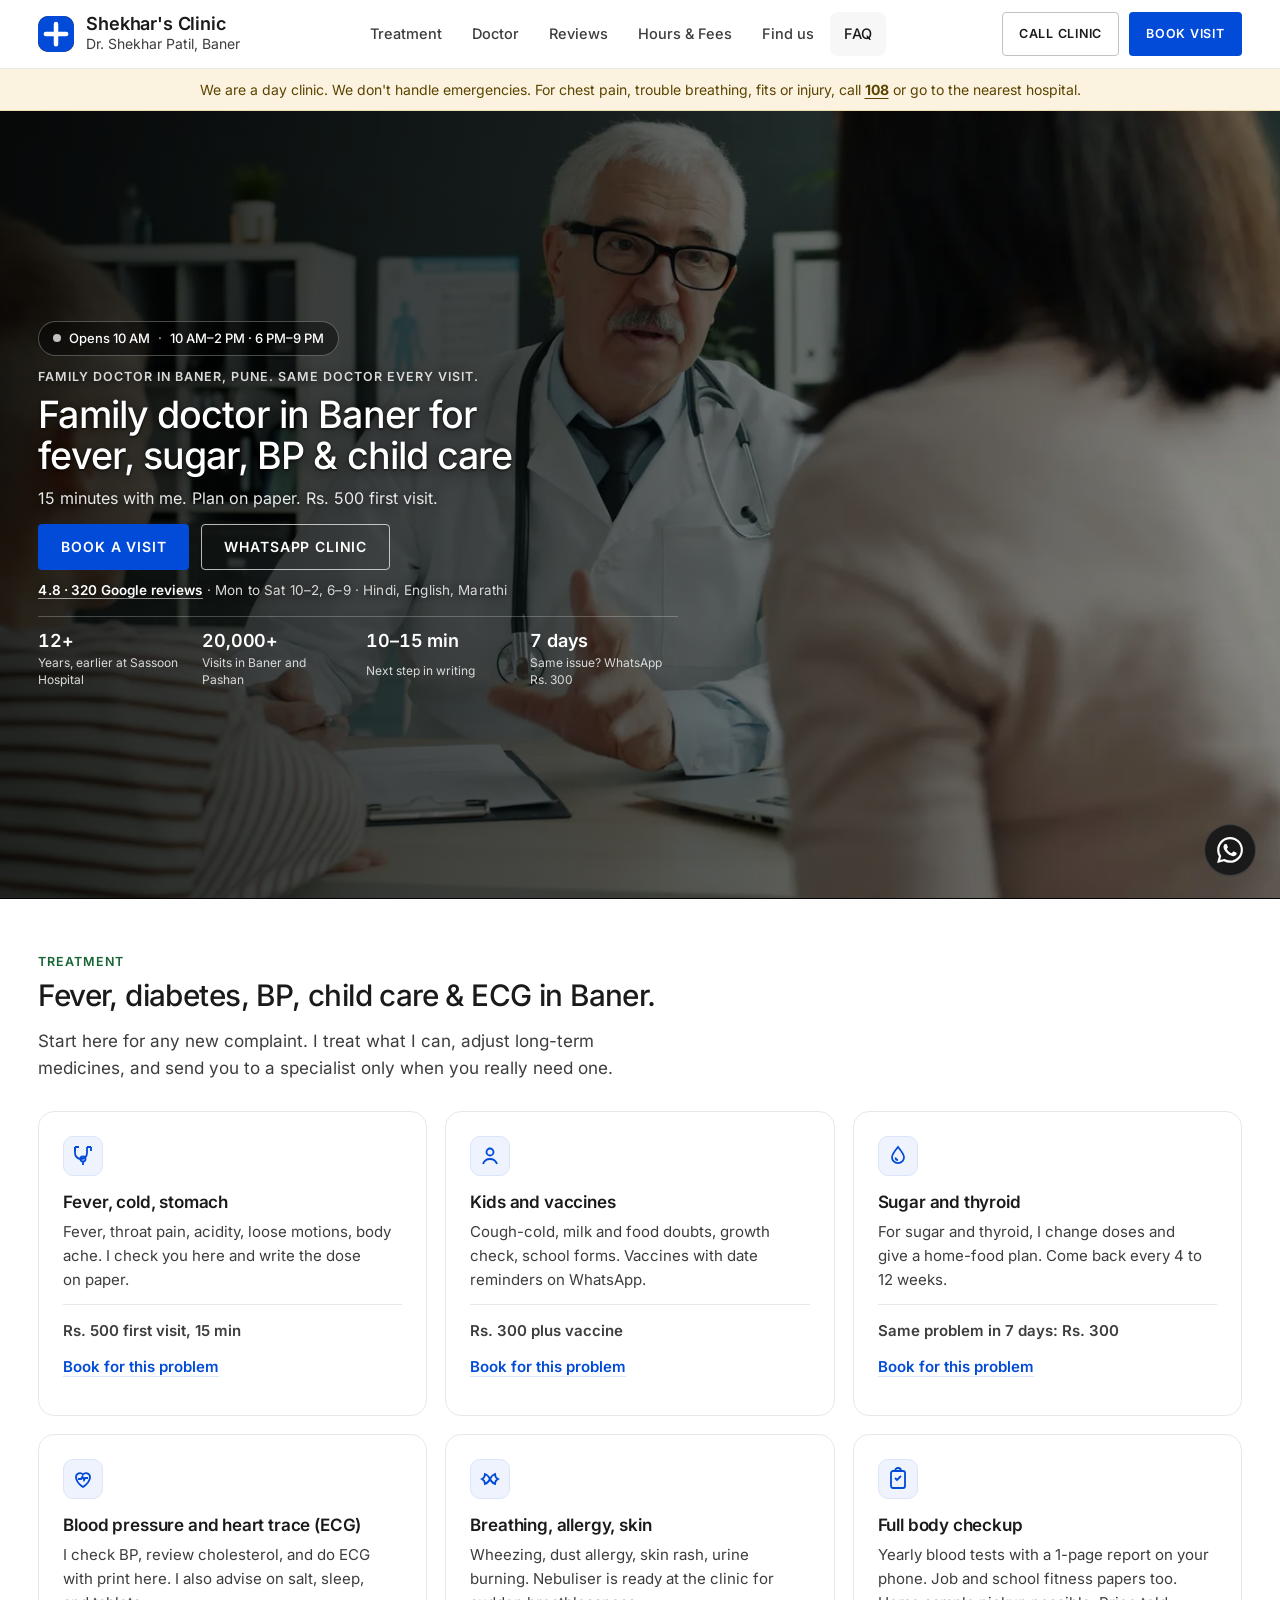
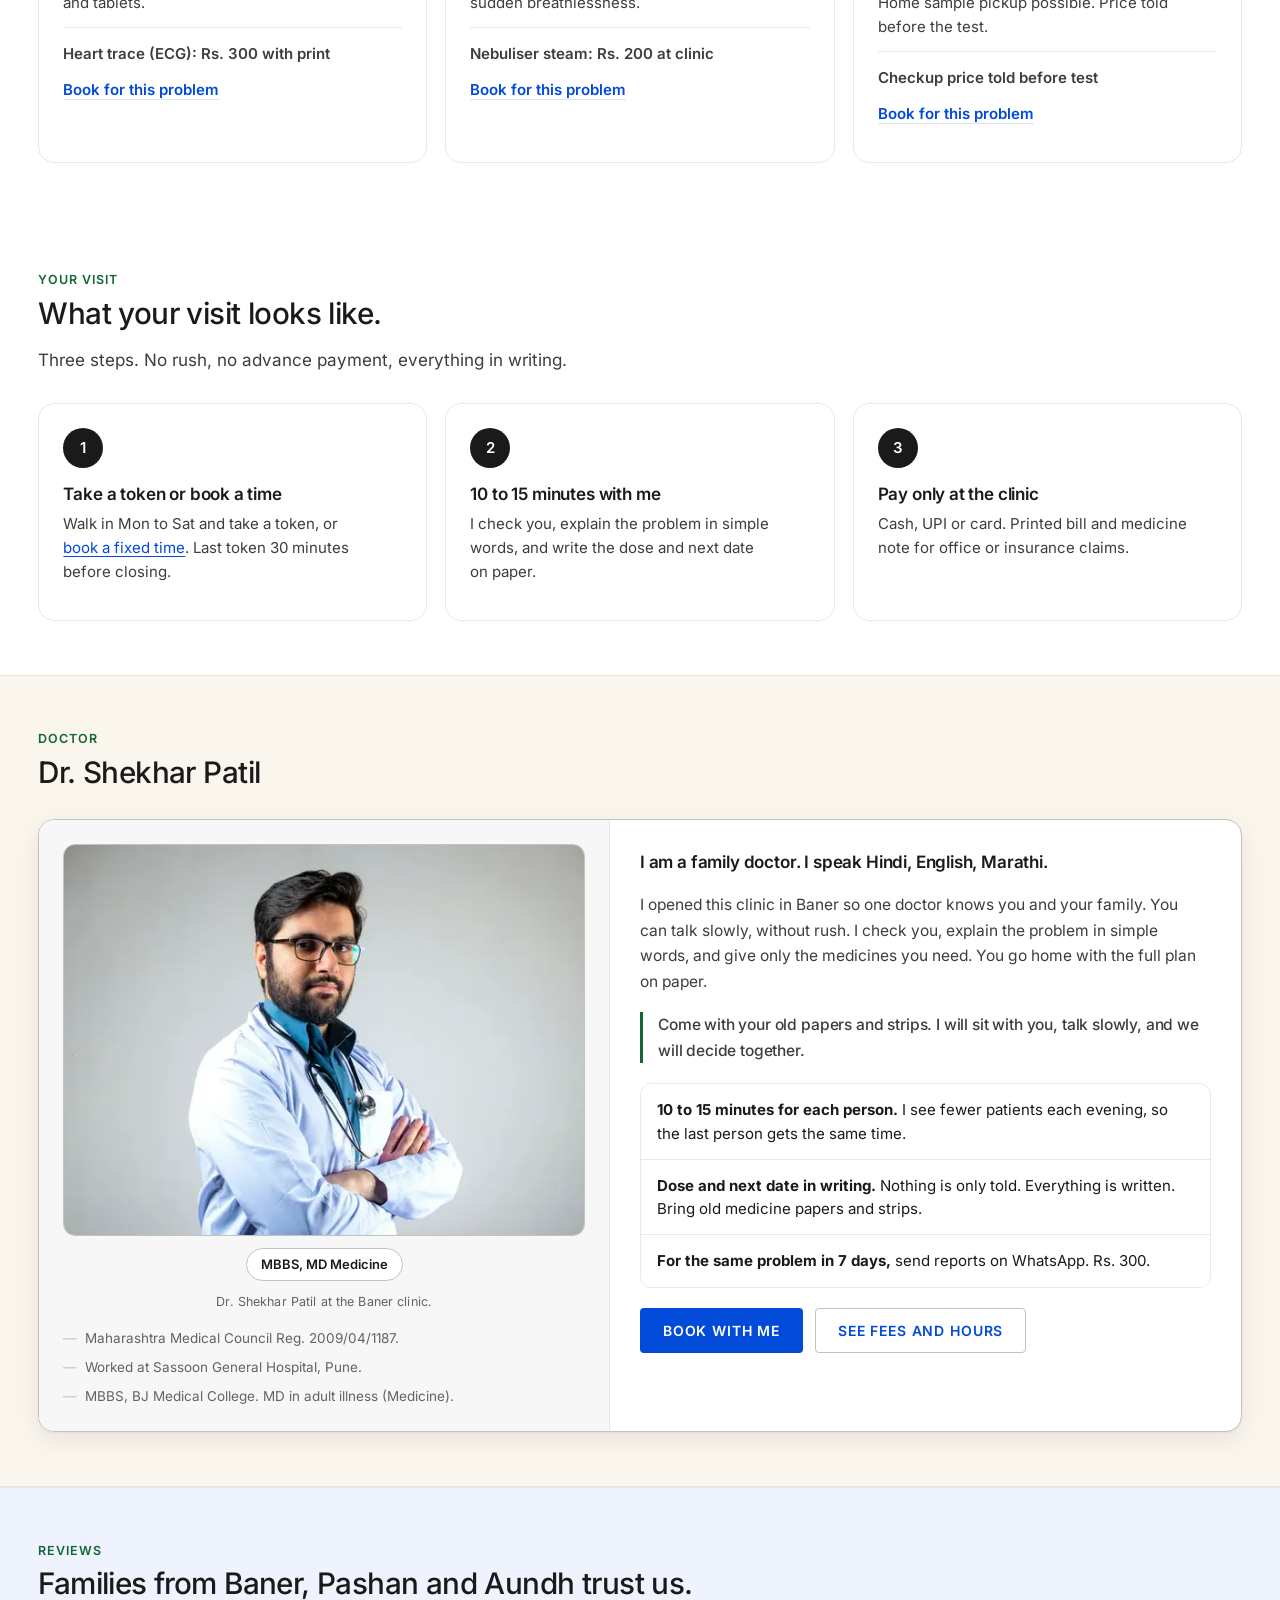
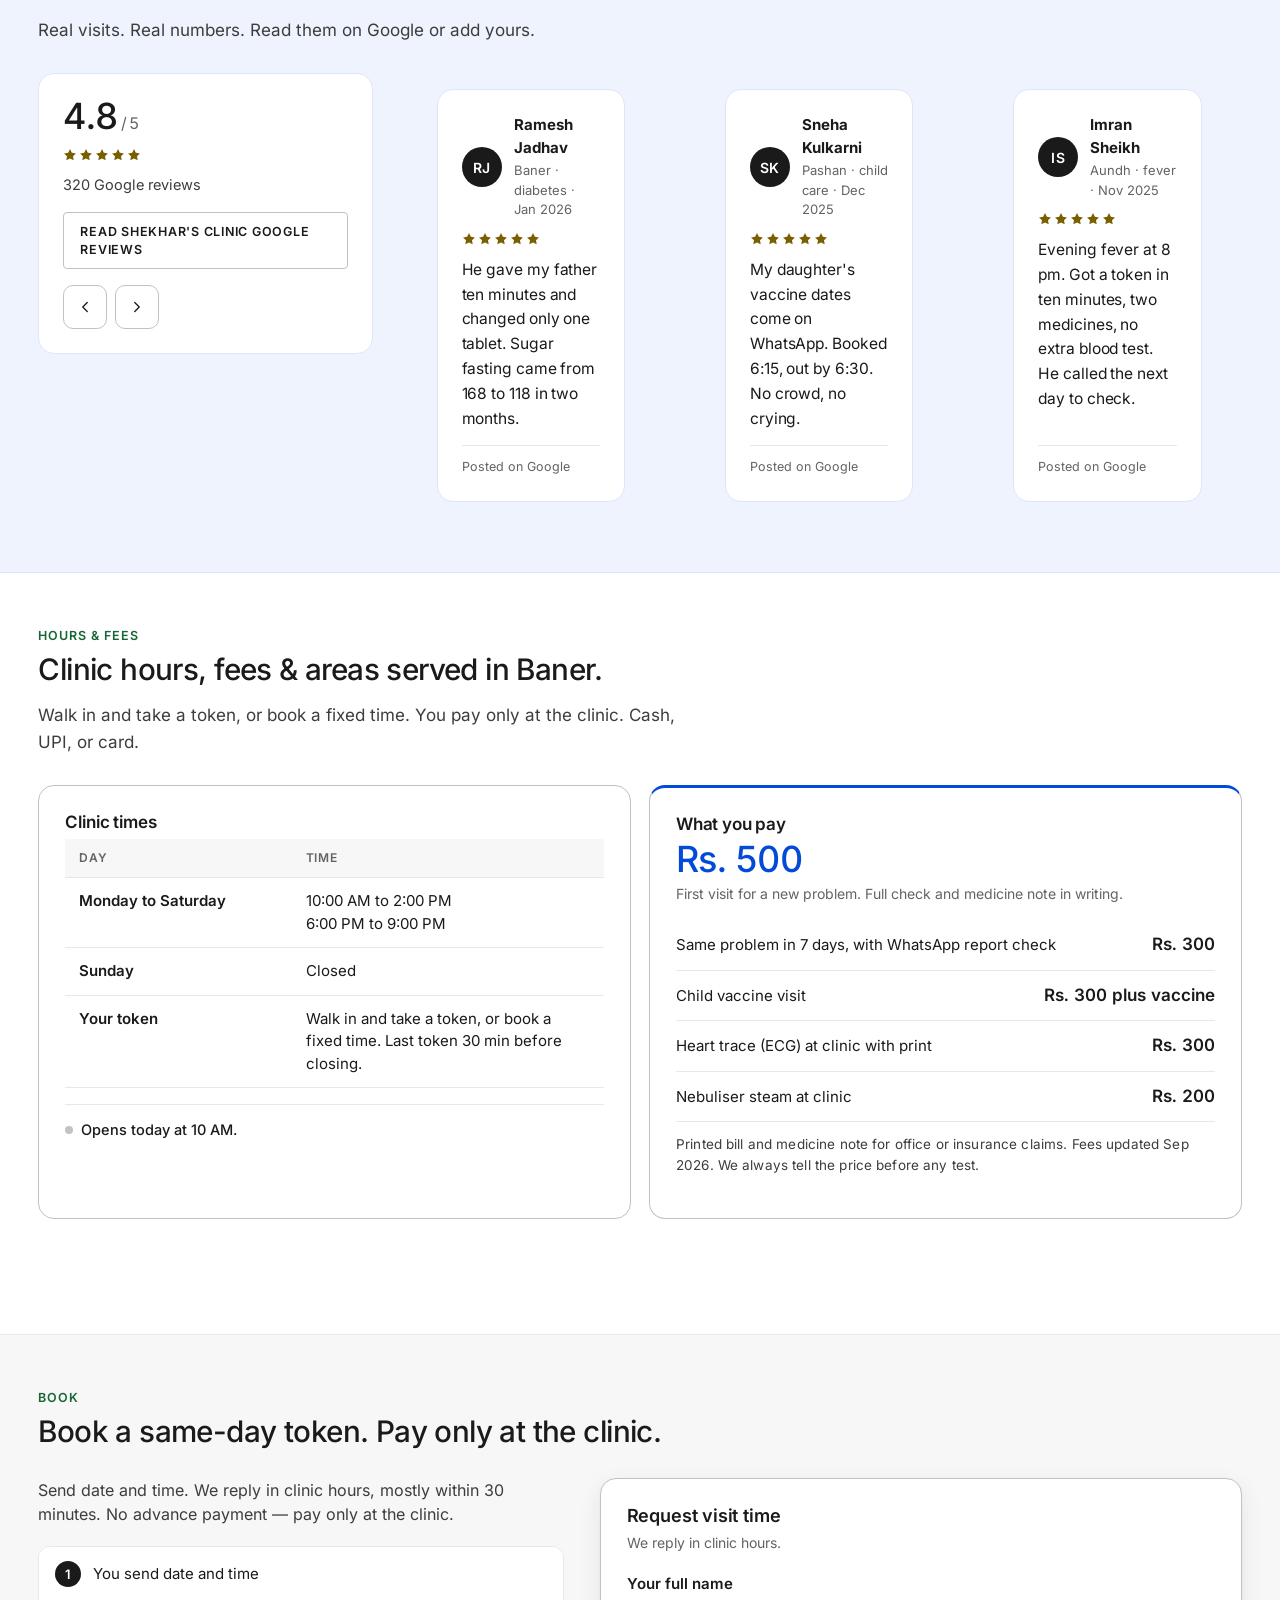
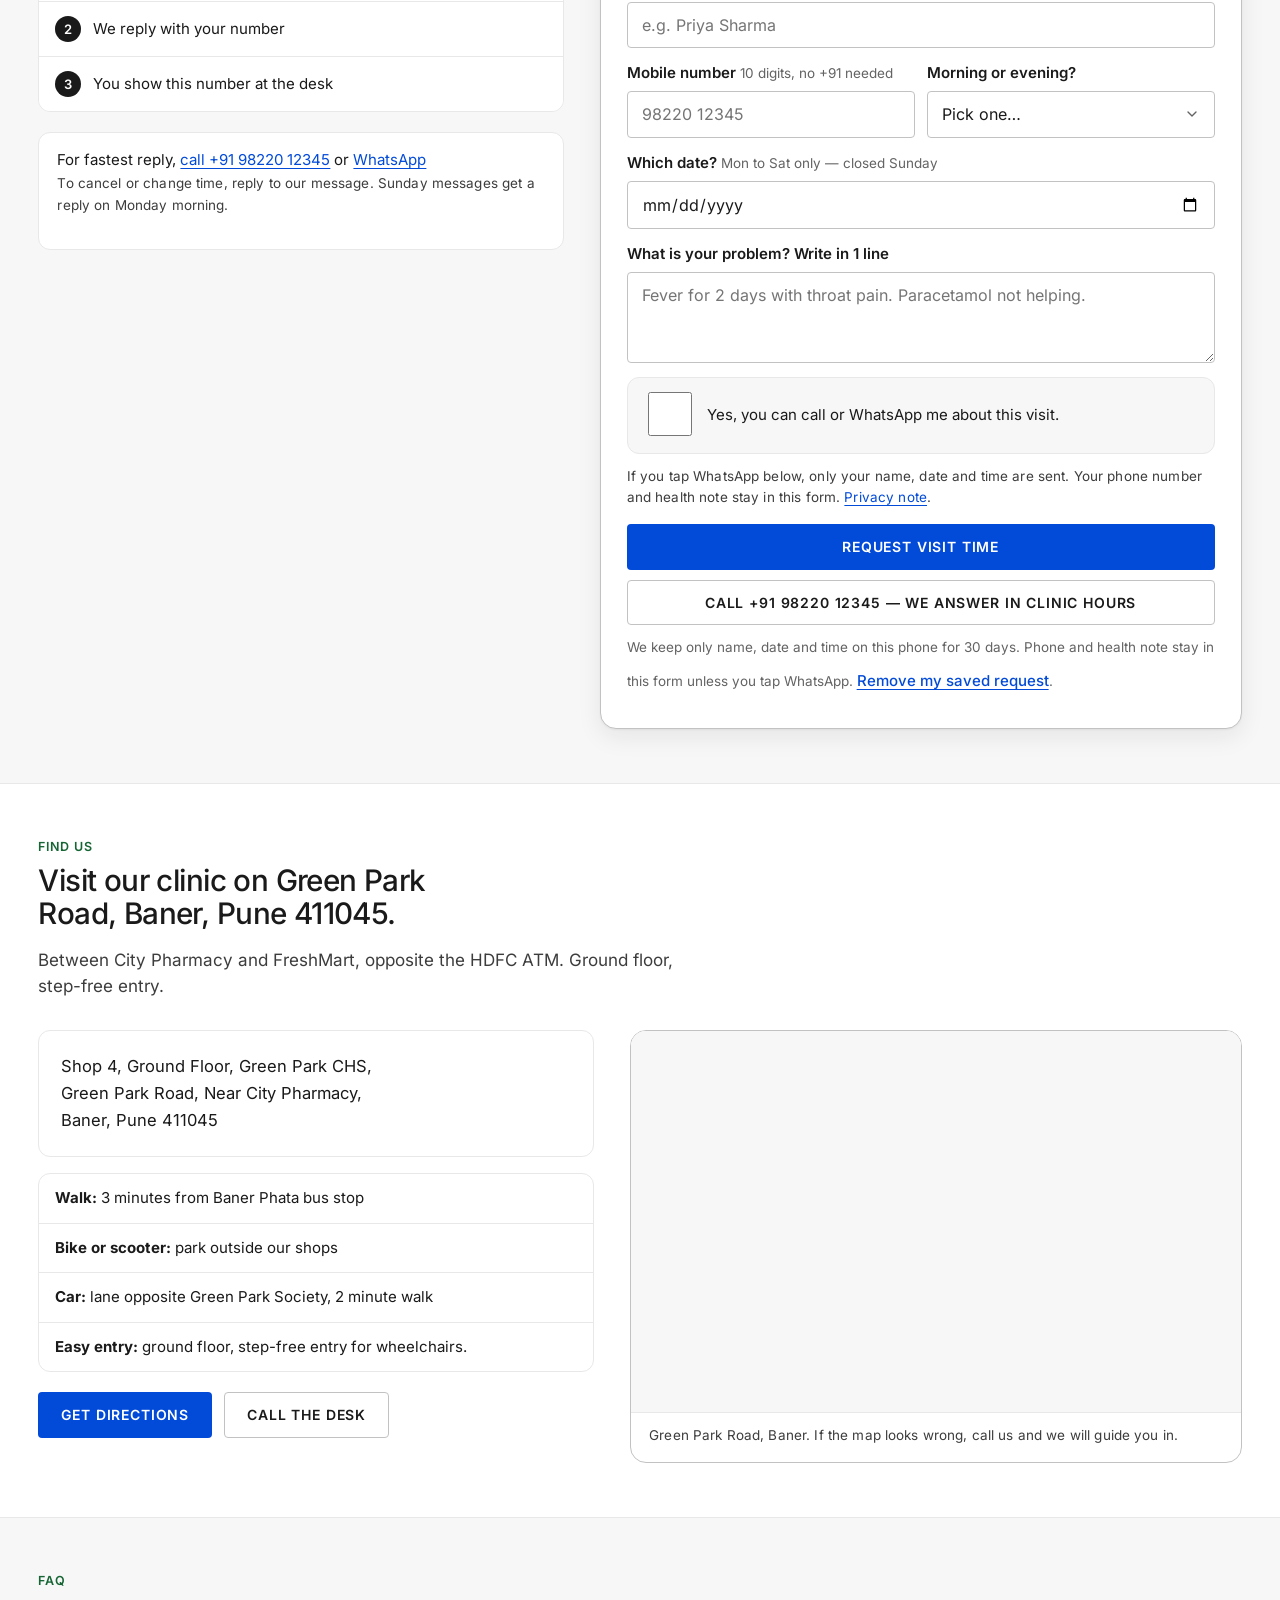
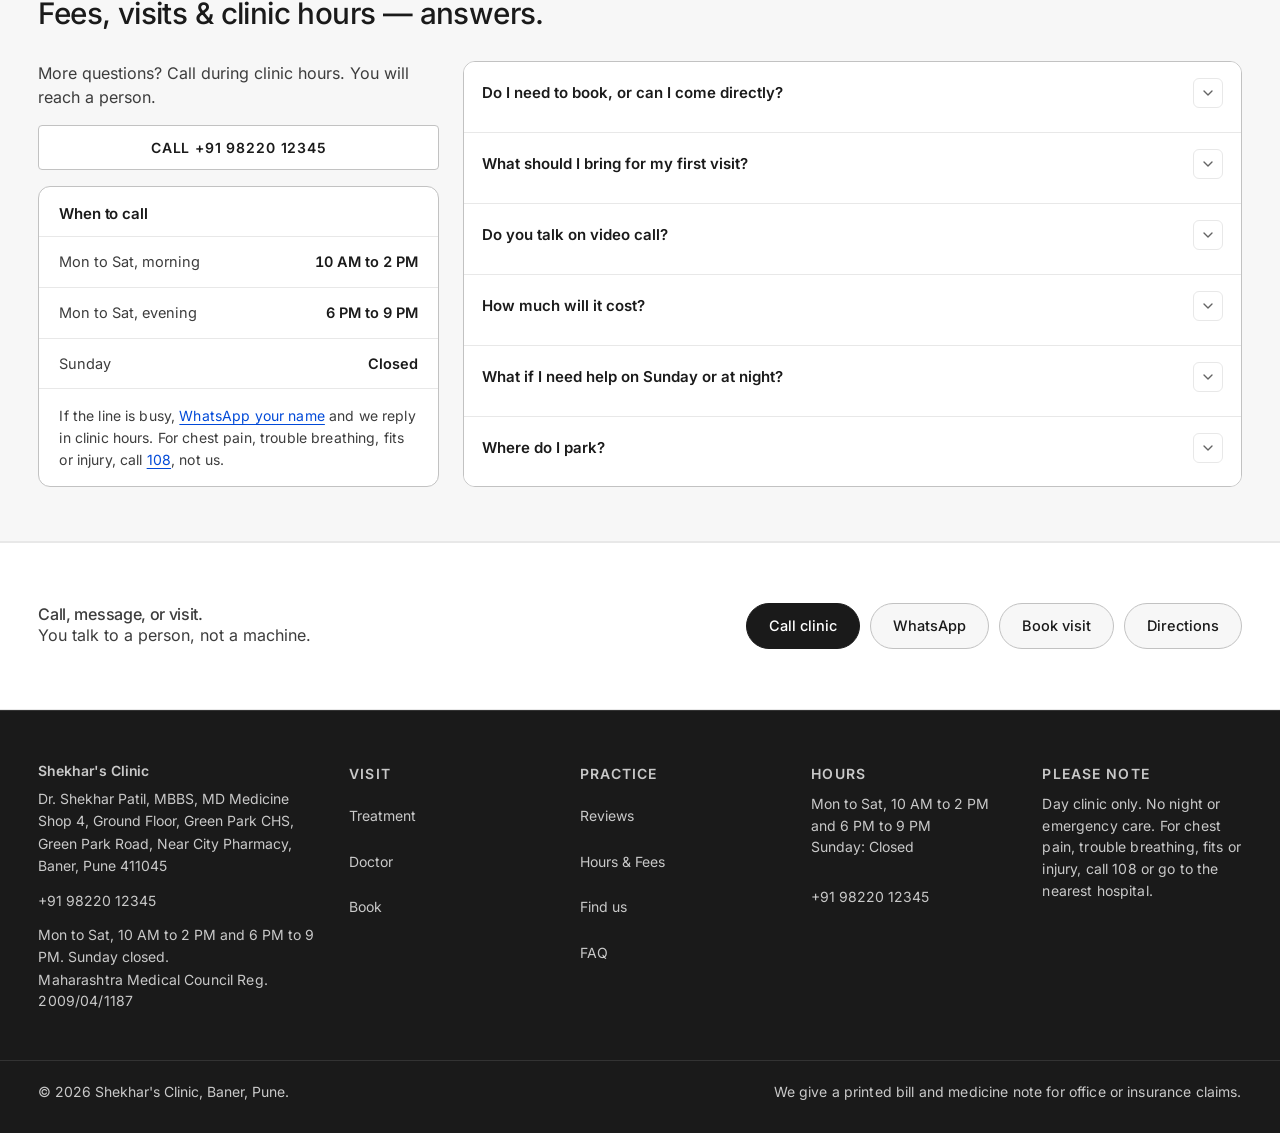
<file: index.html>
<!DOCTYPE html><html lang="en"> <head><meta charset="UTF-8"><meta name="viewport" content="width=device-width, initial-scale=1.0, viewport-fit=cover"><title>Family Doctor in Baner, Pune | Shekhar&#39;s Clinic</title><meta name="description" content="Family doctor in Baner, Pune — Dr. Shekhar Patil. Fever, child care, diabetes, BP and ECG. Mon to Sat 10 AM–2 PM, 6–9 PM. Same doctor, same-day token."><meta name="robots" content="index, follow, max-image-preview:large"><meta name="author" content="Dr. Shekhar Patil"><meta name="theme-color" content="#024ad8"><meta name="geo.region" content="IN-MH"><meta name="geo.placename" content="Baner, Pune, Maharashtra"><meta name="geo.position" content="18.5593;73.7790"><meta name="ICBM" content="18.5593, 73.7790"><link rel="canonical" href="https://shekharsclinic.in/"><meta property="og:type" content="website"><meta property="og:site_name" content="Shekhar's Clinic"><meta property="og:locale" content="en_IN"><meta property="og:url" content="https://shekharsclinic.in/"><meta property="og:title" content="Family Doctor in Baner, Pune | Shekhar's Clinic"><meta property="og:description" content="Family doctor in Baner, Pune — Dr. Shekhar Patil. Fever, child care, diabetes, BP and ECG. Mon to Sat 10 AM–2 PM, 6–9 PM. Same doctor, same-day token."><meta property="og:image" content="https://shekharsclinic.in/og-cover.jpg"><meta property="og:image:width" content="1200"><meta property="og:image:height" content="630"><meta property="og:image:alt" content="Shekhar's Clinic, Dr. Shekhar Patil, family doctor in Baner, Pune"><meta name="twitter:card" content="summary_large_image"><meta name="twitter:title" content="Family Doctor in Baner, Pune | Shekhar's Clinic"><meta name="twitter:description" content="Family doctor in Baner, Pune — Dr. Shekhar Patil. Fever, child care, diabetes, BP and ECG. Mon to Sat 10 AM–2 PM, 6–9 PM. Same doctor, same-day token."><meta name="twitter:image" content="https://shekharsclinic.in/og-cover.jpg"><meta name="twitter:image:alt" content="Shekhar's Clinic, Dr. Shekhar Patil, family doctor in Baner, Pune"><link rel="dns-prefetch" href="https://maps.google.com"><!-- Self-hosted Inter (see clinic.css @font-face). The latin subset covers
         every glyph on this site, so preloading it (crossorigin is required for
         fonts, even same-origin) removes the third-party render-blocking CSS
         that used to delay first paint. latin-ext stays lazy via unicode-range. --><link rel="preload" href="/fonts/inter-latin.woff2" as="font" type="font/woff2" crossorigin><!-- LCP: the hero <source> srcset above is only parsed after CSS + body
         markup arrive, so this head preload starts the LCP image immediately.
         imagesrcset/imagesizes mirror Hero.astro's source exactly (100vw). --><link rel="preload" as="image" type="image/webp" href="/hero-care-960.webp" imagesrcset="/hero-care-960.webp 960w, /hero-care-1600.webp 1600w" imagesizes="100vw" fetchpriority="high"><link rel="icon" type="image/svg+xml" href="/favicon.svg"><link rel="icon" href="/favicon.ico" sizes="any"><link rel="apple-touch-icon" href="/apple-touch-icon.png"><!-- Design system: base + tablet + desktop (>=768px). --><link rel="stylesheet" href="/_astro/clinic.D0hTcPja.css"><!-- Phone layer: media-gated so its rules apply only below 768px.
         Must stay after clinic.css so phone overrides win the cascade. --><link rel="stylesheet" href="/_astro/phone.BMvLTKIs.css" media="screen and (max-width: 767px)"><noscript><style>.reveal{opacity:1 !important;transform:none !important}.review-card{display:block !important;grid-row:auto !important;grid-column:1 !important;visibility:visible !important}.acc-panel[hidden]{display:block !important}.acc-panel > p{padding-bottom:18px !important}.mobile-menu{display:none !important}#revPrev,#revNext,.review-dots{display:none !important}@media(max-width:1023px){.nav-links{display:flex !important;flex-wrap:wrap;gap:0}.nav-toggle{display:none !important}}</style></noscript><script type="application/ld+json">{"@context":"https://schema.org","@graph":[{"@type":"MedicalClinic","@id":"https://shekharsclinic.in/#clinic","name":"Shekhar's Clinic","url":"https://shekharsclinic.in/","image":"https://shekharsclinic.in/og-cover.jpg","description":"Family doctor clinic by Dr. Shekhar Patil, MBBS MD Medicine, in Baner, Pune. Fever, child care, diabetes, blood pressure, ECG with print.","address":{"@type":"PostalAddress","streetAddress":"Shop 4, Ground Floor, Green Park CHS, Green Park Road, Near City Pharmacy","addressLocality":"Pune","addressRegion":"Maharashtra","postalCode":"411045","addressCountry":"IN"},"geo":{"@type":"GeoCoordinates","latitude":18.5593,"longitude":73.779},"telephone":"+919822012345","medicalSpecialty":"PrimaryCare","priceRange":"INR 500","currenciesAccepted":"INR","paymentAccepted":["Cash","UPI","Credit Card"],"availableLanguage":["Hindi","English","Marathi"],"isAcceptingNewPatients":true,"areaServed":["Baner","Pashan","Aundh","Wakad","Hinjewadi Phase 1"],"hasMap":"https://maps.google.com/?q=Green+Park+Road+Baner+Pune","openingHoursSpecification":[{"@type":"OpeningHoursSpecification","dayOfWeek":["Monday","Tuesday","Wednesday","Thursday","Friday","Saturday"],"opens":"10:00","closes":"14:00"},{"@type":"OpeningHoursSpecification","dayOfWeek":["Monday","Tuesday","Wednesday","Thursday","Friday","Saturday"],"opens":"18:00","closes":"21:00"}]},{"@type":"Physician","@id":"https://shekharsclinic.in/#doctor","name":"Dr. Shekhar Patil","medicalSpecialty":"PrimaryCare","credential":["MBBS, BJ Medical College","MD Medicine"],"address":{"@type":"PostalAddress","streetAddress":"Shop 4, Ground Floor, Green Park CHS, Green Park Road, Near City Pharmacy","addressLocality":"Pune","addressRegion":"Maharashtra","postalCode":"411045","addressCountry":"IN"},"telephone":"+919822012345","availableLanguage":["Hindi","English","Marathi"],"worksFor":{"@id":"https://shekharsclinic.in/#clinic"}},{"@type":"FAQPage","mainEntity":[{"@type":"Question","name":"Do I need to book, or can I come directly?","acceptedAnswer":{"@type":"Answer","text":"Both are fine. Walk in and take a token for today, or book a time and wait only 5 to 10 minutes."}},{"@type":"Question","name":"What should I bring for my first visit?","acceptedAnswer":{"@type":"Answer","text":"Bring old medicine papers, recent blood test reports, and the strips of tablets you take now. For kids, bring the vaccine book."}},{"@type":"Question","name":"Do you talk on video call?","acceptedAnswer":{"@type":"Answer","text":"Yes, for follow-ups and small illness after you send reports on WhatsApp. For first-time chest pain, trouble breathing, or swelling, you need to come to the clinic."}},{"@type":"Question","name":"How much will it cost?","acceptedAnswer":{"@type":"Answer","text":"Rs. 500 for a new problem. Rs. 300 for the same problem within 7 days, with WhatsApp report check. Heart trace (ECG) Rs. 300. We tell the price before any test."}},{"@type":"Question","name":"What if I need help on Sunday or at night?","acceptedAnswer":{"@type":"Answer","text":"We are closed on Sunday. If you are an old patient, WhatsApp us for advice. For chest pain, trouble breathing, fits or injury, call 108 or go to hospital."}},{"@type":"Question","name":"Where do I park?","acceptedAnswer":{"@type":"Answer","text":"Bikes and scooters can stop outside our shops. Cars can park in the lane opposite Green Park Society, a 2 minute walk. A guard is on duty 6 to 9 PM."}}]}]}</script><!-- OWNER NOTE (not visible to patients): all phone/review/maps/MMC/fees live in src/config/clinic.ts. Replace placeholders there once. Verify geo lat/lng (currently approx Baner 18.5593,73.7790) with your GBP pin. Add public/og-cover.jpg (1200x630 clinic photo) and public/doctor.jpg (4:3, min 1280px) to finish launch. Keep the same name/address/phone everywhere for local ranking. --></head> <body>  <a class="skip-link" href="#main">Skip to main content</a> <header class="nav-bar" id="siteHeader"> <div class="container nav-inner"> <a href="#home" class="brand" aria-label="Shekhar's Clinic home"> <span class="brand-mark" aria-hidden="true"><img src="/favicon.svg" alt="" width="36" height="36" loading="eager" fetchpriority="high"></span> <span class="brand-text">Shekhar's <em>Clinic</em><small>Dr. Shekhar Patil, Baner</small></span> </a> <nav class="nav-links" id="navLinks" aria-label="Primary"> <a href="#services">Treatment</a> <a href="#doctor">Doctor</a> <a href="#reviews">Reviews</a> <a href="#timings">Hours &amp; Fees</a> <a href="#find">Find us</a> <a href="#faq">FAQ</a> </nav> <div class="nav-actions"> <a class="btn btn-outline-ink btn-sm" href="tel:+919822012345">Call clinic</a> <a class="btn btn-primary btn-sm" href="#book">Book visit</a> <a class="icon-btn header-call" href="tel:+919822012345" aria-label="Call the clinic"> <svg width="18" height="18" viewBox="0 0 24 24" fill="none" stroke="currentColor" stroke-width="2" stroke-linecap="round" stroke-linejoin="round" aria-hidden="true"><path d="M22 16.9v3a2 2 0 0 1-2.2 2 19.8 19.8 0 0 1-8.6-3.1 19.5 19.5 0 0 1-6-6A19.8 19.8 0 0 1 2.1 4.2 2 2 0 0 1 4.1 2h3a2 2 0 0 1 2 1.7c.1 1 .4 2 .7 2.9a2 2 0 0 1-.5 2.1L8 10a16 16 0 0 0 6 6l1.3-1.3a2 2 0 0 1 2.1-.5c.9.3 1.9.6 2.9.7a2 2 0 0 1 1.7 2z"></path></svg> </a> <button class="nav-toggle" id="navToggle" aria-expanded="false" aria-controls="mobileMenu" aria-label="Open menu"> <svg class="nav-ico-menu" width="20" height="20" viewBox="0 0 24 24" fill="none" stroke="currentColor" stroke-width="1.75" stroke-linecap="round" stroke-linejoin="round" aria-hidden="true"><path d="M3 6h18M3 12h18M3 18h18"></path></svg> <svg class="nav-ico-close" width="20" height="20" viewBox="0 0 24 24" fill="none" stroke="currentColor" stroke-width="1.75" stroke-linecap="round" stroke-linejoin="round" aria-hidden="true"><path d="M4.5 4.5l15 15M19.5 4.5l-15 15"></path></svg> </button> </div> </div> <div class="mobile-menu" id="mobileMenu" hidden> <a href="#services">Treatment</a> <a href="#doctor">Doctor</a> <a href="#reviews">Reviews</a> <a href="#timings">Hours &amp; Fees</a> <a href="#find">Find us</a> <a href="#faq">FAQ</a> <a href="tel:+919822012345">Call clinic</a> <a href="#book" class="btn btn-primary">Book visit</a> </div> </header> <div class="emergency-strip"> <p>We are a day clinic. We don't handle emergencies. For chest pain, trouble breathing, fits or injury, call <a href="tel:108">108</a> or go to the nearest hospital.</p> </div> <main id="main" tabindex="-1"> <section class="hero-image" id="home" data-od-id="hero"> <picture> <source type="image/webp" srcset="/hero-care-960.webp 960w, /hero-care-1600.webp 1600w" sizes="100vw"> <img class="hero-bg" src="/hero-care.jpg" alt="Doctor talking with a mother and child in a clinic office" width="1600" height="900" loading="eager" fetchpriority="high" decoding="async"> </picture> <div class="hero-shade" aria-hidden="true"></div> <div class="container hero-frame"> <div class="hero-copy"> <p class="hero-pill"><span class="hero-pill-status"><span class="dot dot-open" id="heroOpenDot" aria-hidden="true"></span><span id="heroOpenBadge">Mon to Sat</span></span><span class="hero-pill-sep" aria-hidden="true">·</span><span id="nextSlot">10 AM–2 PM · 6 PM–9 PM</span></p> <p class="hero-eyebrow hero-eyebrow-light">Family doctor in Baner, Pune. Same doctor every visit.</p> <h1>Family doctor in Baner for fever, sugar, BP & child care</h1> <p class="hero-sub">15 minutes with me. Plan on paper. Rs. 500 first visit.</p> <div class="hero-ctas"> <a href="#book" class="btn btn-primary">Book a visit</a> <a href="https://wa.me/919822012345?text=Hello%20Shekhar%27s%20Clinic%2C%20I%20want%20an%20appointment" class="btn btn-outline-white" target="_blank" rel="noopener" referrerpolicy="no-referrer">WhatsApp clinic</a> </div> <p class="hero-meta"><a href="https://maps.google.com/?q=Shekhar%27s+Clinic+Baner+Pune" target="_blank" rel="noopener" referrerpolicy="no-referrer"><span class="sr-only">Rated 4.8 out of 5: </span>4.8 · 320 Google reviews</a><span aria-hidden="true"> · </span>Mon to Sat 10–2, 6–9<span aria-hidden="true"> · </span>Hindi, English, Marathi</p> <ul class="hero-stats" aria-label="Practice at a glance"> <li><strong>12+</strong><span>Years, earlier at Sassoon Hospital</span></li> <li><strong>20,000+</strong><span>Visits in Baner and Pashan</span></li> <li><strong>10–15 min</strong><span>Next step in writing</span></li> <li><strong>7 days</strong><span>Same issue? WhatsApp Rs. 300</span></li> </ul> </div> </div> </section> <section class="section" id="services" data-od-id="features"> <div class="container"> <div class="section-head"> <p class="section-eyebrow">Treatment</p> <h2>Fever, diabetes, BP, child care & ECG in Baner.</h2> <p class="section-lead">Start here for any new complaint. I treat what I can, adjust long-term medicines, and send you to a specialist only when you really need one.</p> </div> <div class="card-grid reveal-group"> <article class="feature-card reveal"> <span class="icon-tile" aria-hidden="true"><svg width="24" height="24" viewBox="0 0 24 24" fill="none" stroke="currentColor" stroke-width="1.8"><path d="M4 3v6a6 6 0 0 0 12 0V3"></path><path d="M4 3h4M16 3h4M4 3v4M20 3v4"></path><circle cx="12" cy="15" r="2.5"></circle><path d="M12 17.5V21"></path></svg></span> <h3>Fever, cold, stomach</h3> <p>Fever, throat pain, acidity, loose motions, body ache. I check you here and write the dose on paper.</p> <p class="fee-line">Rs. 500 first visit, 15 min</p> <p class="service-book"><a href="#book" data-book-reason="Fever, cold or stomach problem.">Book for this problem</a></p> </article> <article class="feature-card reveal"> <span class="icon-tile" aria-hidden="true"><svg width="24" height="24" viewBox="0 0 24 24" fill="none" stroke="currentColor" stroke-width="1.8"><circle cx="12" cy="8" r="3.5"></circle><path d="M5 20c1.2-3.4 3.9-5 7-5s5.8 1.6 7 5"></path></svg></span> <h3>Kids and vaccines</h3> <p>Cough-cold, milk and food doubts, growth check, school forms. Vaccines with date reminders on WhatsApp.</p> <p class="fee-line">Rs. 300 plus vaccine</p> <p class="service-book"><a href="#book" data-book-reason="Child cough, cold or vaccine visit.">Book for this problem</a></p> </article> <article class="feature-card reveal"> <span class="icon-tile" aria-hidden="true"><svg width="24" height="24" viewBox="0 0 24 24" fill="none" stroke="currentColor" stroke-width="1.8"><path d="M12 3c3.5 4.2 6 7.3 6 10.2A6 6 0 0 1 6 13.2C6 10.3 8.5 7.2 12 3z"></path><path d="M9.5 13.5a2.5 2.5 0 0 0 2.5 2.5"></path></svg></span> <h3>Sugar and thyroid</h3> <p>For sugar and thyroid, I change doses and give a home-food plan. Come back every 4 to 12 weeks.</p> <p class="fee-line">Same problem in 7 days: Rs. 300</p> <p class="service-book"><a href="#book" data-book-reason="Sugar or thyroid follow-up.">Book for this problem</a></p> </article> <article class="feature-card reveal"> <span class="icon-tile" aria-hidden="true"><svg width="24" height="24" viewBox="0 0 24 24" fill="none" stroke="currentColor" stroke-width="1.8"><path d="M12 20s-7-4.6-7-10a4 4 0 0 1 7-2.5A4 4 0 0 1 19 10c0 5.4-7 10-7 10z"></path><path d="M7 12h3l1.5-2.5L13 13l1-2h3"></path></svg></span> <h3>Blood pressure and heart trace (ECG)</h3> <p>I check BP, review cholesterol, and do ECG with print here. I also advise on salt, sleep, and tablets.</p> <p class="fee-line">Heart trace (ECG): Rs. 300 with print</p> <p class="service-book"><a href="#book" data-book-reason="BP check or heart trace (ECG).">Book for this problem</a></p> </article> <article class="feature-card reveal"> <span class="icon-tile" aria-hidden="true"><svg width="24" height="24" viewBox="0 0 24 24" fill="none" stroke="currentColor" stroke-width="1.8"><path d="M4 12c2-1 3-3 3-5 3 1 4 3 5 5 1-2 2-4 5-5 0 2 1 4 3 5-2 1-3 3-3 5-3-1-4-3-5-5-1 2-2 4-5 5 0-2-1-4-3-5z"></path></svg></span> <h3>Breathing, allergy, skin</h3> <p>Wheezing, dust allergy, skin rash, urine burning. Nebuliser is ready at the clinic for sudden breathlessness.</p> <p class="fee-line">Nebuliser steam: Rs. 200 at clinic</p> <p class="service-book"><a href="#book" data-book-reason="Breathing, allergy or skin problem.">Book for this problem</a></p> </article> <article class="feature-card reveal"> <span class="icon-tile" aria-hidden="true"><svg width="24" height="24" viewBox="0 0 24 24" fill="none" stroke="currentColor" stroke-width="1.8"><rect x="5" y="4" width="14" height="17" rx="2"></rect><path d="M9 4a3 3 0 0 1 6 0M9 11l2 2 4-4"></path></svg></span> <h3>Full body checkup</h3> <p>Yearly blood tests with a 1-page report on your phone. Job and school fitness papers too. Home sample pickup possible. Price told before the test.</p> <p class="fee-line">Checkup price told before test</p> <p class="service-book"><a href="#book" data-book-reason="Full body checkup.">Book for this problem</a></p> </article> </div> </div> </section> <section class="section" id="visit" data-od-id="visit-flow"> <div class="container"> <div class="section-head"> <p class="section-eyebrow">Your visit</p> <h2>What your visit looks like.</h2> <p class="section-lead">Three steps. No rush, no advance payment, everything in writing.</p> </div> <div class="card-grid reveal-group"> <article class="feature-card reveal"> <span class="step-no" aria-hidden="true">1</span> <h3>Take a token or book a time</h3> <p>Walk in Mon to Sat and take a token, or <a href="#book">book a fixed time</a>. Last token 30 minutes before closing.</p> </article> <article class="feature-card reveal"> <span class="step-no" aria-hidden="true">2</span> <h3>10 to 15 minutes with me</h3> <p>I check you, explain the problem in simple words, and write the dose and next date on paper.</p> </article> <article class="feature-card reveal"> <span class="step-no" aria-hidden="true">3</span> <h3>Pay only at the clinic</h3> <p>Cash, UPI or card. Printed bill and medicine note for office or insurance claims.</p> </article> </div> </div> </section> <section class="section band-sand" id="doctor" data-od-id="doctor"> <div class="container"> <div class="section-head"> <p class="section-eyebrow">Doctor</p> <h2>Dr. Shekhar Patil</h2> </div> <div class="doctor-feature reveal"> <div class="photo-frame"> <picture> <source type="image/webp" srcset="/doctor-640.webp 640w, /doctor-960.webp 960w" sizes="(max-width: 1023px) calc(100vw - 64px), 600px"> <img src="/doctor.jpg" alt="Dr. Shekhar Patil, family doctor at Shekhar's Clinic Baner, Pune" width="1280" height="853" loading="lazy" decoding="async" data-doctor-photo> </picture> <span class="photo-mono" aria-hidden="true" hidden>SP</span> <span class="photo-badge">MBBS, MD Medicine</span> <p class="photo-cap">Dr. Shekhar Patil at the Baner clinic.</p> <ul class="doctor-points"> <li>Maharashtra Medical Council Reg. 2009/04/1187.</li> <li>Worked at Sassoon General Hospital, Pune.</li> <li>MBBS, BJ Medical College. MD in adult illness (Medicine).</li> </ul> </div> <div class="doctor-copy"> <h3 class="doctor-title">I am a family doctor. I speak Hindi, English, Marathi.</h3> <p>I opened this clinic in Baner so one doctor knows you and your family. You can talk slowly, without rush. I check you, explain the problem in simple words, and give only the medicines you need. You go home with the full plan on paper.</p> <p class="doctor-quote">Come with your old papers and strips. I will sit with you, talk slowly, and we will decide together.</p> <ul class="check-list"> <li><strong>10 to 15 minutes for each person.</strong> I see fewer patients each evening, so the last person gets the same time.</li> <li><strong>Dose and next date in writing.</strong> Nothing is only told. Everything is written. Bring old medicine papers and strips.</li> <li><strong>For the same problem in 7 days,</strong> send reports on WhatsApp. Rs. 300.</li> </ul> <div class="doctor-ctas"> <a href="#book" class="btn btn-primary">Book with me</a> <a href="#timings" class="btn btn-outline">See fees and hours</a> </div> </div> </div> </div> </section> <section class="section band-trust" id="reviews" data-od-id="social-proof"> <div class="container"> <div class="section-head"> <p class="section-eyebrow">Reviews</p> <h2>Families from Baner, Pashan and Aundh trust us.</h2> <p class="section-lead">Real visits. Real numbers. Read them on Google or add yours.</p> </div> <div class="review-layout"> <aside class="review-summary reveal" aria-label="Overall rating"> <p class="rating-big">4.8<span aria-hidden="true"> / 5</span></p> <span class="star-row" aria-hidden="true"><svg viewBox="0 0 20 20" fill="currentColor"><path d="M10 1.5l2.6 5.3 5.9.9-4.2 4.1 1 5.8L10 14.9l-5.3 2.7 1-5.8L1.5 7.7l5.9-.9z"></path></svg><svg viewBox="0 0 20 20" fill="currentColor"><path d="M10 1.5l2.6 5.3 5.9.9-4.2 4.1 1 5.8L10 14.9l-5.3 2.7 1-5.8L1.5 7.7l5.9-.9z"></path></svg><svg viewBox="0 0 20 20" fill="currentColor"><path d="M10 1.5l2.6 5.3 5.9.9-4.2 4.1 1 5.8L10 14.9l-5.3 2.7 1-5.8L1.5 7.7l5.9-.9z"></path></svg><svg viewBox="0 0 20 20" fill="currentColor"><path d="M10 1.5l2.6 5.3 5.9.9-4.2 4.1 1 5.8L10 14.9l-5.3 2.7 1-5.8L1.5 7.7l5.9-.9z"></path></svg><svg viewBox="0 0 20 20" fill="currentColor"><path d="M10 1.5l2.6 5.3 5.9.9-4.2 4.1 1 5.8L10 14.9l-5.3 2.7 1-5.8L1.5 7.7l5.9-.9z"></path></svg></span> <p class="rating-sub"><span class="sr-only">Rated 4.8 out of 5:</span>320 Google reviews</p> <a class="btn btn-outline-ink btn-sm btn-block" href="https://maps.google.com/?q=Shekhar%27s+Clinic+Baner+Pune" target="_blank" rel="noopener" referrerpolicy="no-referrer">Read Shekhar's Clinic Google reviews</a> <div class="slider-controls"> <button class="icon-btn" id="revPrev" aria-label="Previous review" aria-controls="reviewTrack"><svg width="18" height="18" viewBox="0 0 24 24" fill="none" stroke="currentColor" stroke-width="2" stroke-linecap="round" stroke-linejoin="round" aria-hidden="true"><path d="M15 18l-6-6 6-6"></path></svg></button> <button class="icon-btn" id="revNext" aria-label="Next review" aria-controls="reviewTrack"><svg width="18" height="18" viewBox="0 0 24 24" fill="none" stroke="currentColor" stroke-width="2" stroke-linecap="round" stroke-linejoin="round" aria-hidden="true"><path d="M9 6l6 6-6 6"></path></svg></button> </div> </aside> <div class="review-track reveal-group" id="reviewTrack" role="region" aria-roledescription="carousel" aria-label="Patient reviews"> <figure class="review-card is-active reveal"> <div class="review-top"> <span class="avatar" aria-hidden="true">RJ</span> <div><strong>Ramesh Jadhav</strong><span>Baner · diabetes · Jan 2026</span></div> </div> <span class="star-row" aria-hidden="true"><svg viewBox="0 0 20 20" fill="currentColor"><path d="M10 1.5l2.6 5.3 5.9.9-4.2 4.1 1 5.8L10 14.9l-5.3 2.7 1-5.8L1.5 7.7l5.9-.9z"></path></svg><svg viewBox="0 0 20 20" fill="currentColor"><path d="M10 1.5l2.6 5.3 5.9.9-4.2 4.1 1 5.8L10 14.9l-5.3 2.7 1-5.8L1.5 7.7l5.9-.9z"></path></svg><svg viewBox="0 0 20 20" fill="currentColor"><path d="M10 1.5l2.6 5.3 5.9.9-4.2 4.1 1 5.8L10 14.9l-5.3 2.7 1-5.8L1.5 7.7l5.9-.9z"></path></svg><svg viewBox="0 0 20 20" fill="currentColor"><path d="M10 1.5l2.6 5.3 5.9.9-4.2 4.1 1 5.8L10 14.9l-5.3 2.7 1-5.8L1.5 7.7l5.9-.9z"></path></svg><svg viewBox="0 0 20 20" fill="currentColor"><path d="M10 1.5l2.6 5.3 5.9.9-4.2 4.1 1 5.8L10 14.9l-5.3 2.7 1-5.8L1.5 7.7l5.9-.9z"></path></svg></span><span class="sr-only">5 out of 5 stars.</span> <blockquote>He gave my father ten minutes and changed only one tablet. Sugar fasting came from 168 to 118 in two months.</blockquote> <figcaption>Posted on Google</figcaption> </figure> <figure class="review-card reveal"> <div class="review-top"> <span class="avatar" aria-hidden="true">SK</span> <div><strong>Sneha Kulkarni</strong><span>Pashan · child care · Dec 2025</span></div> </div> <span class="star-row" aria-hidden="true"><svg viewBox="0 0 20 20" fill="currentColor"><path d="M10 1.5l2.6 5.3 5.9.9-4.2 4.1 1 5.8L10 14.9l-5.3 2.7 1-5.8L1.5 7.7l5.9-.9z"></path></svg><svg viewBox="0 0 20 20" fill="currentColor"><path d="M10 1.5l2.6 5.3 5.9.9-4.2 4.1 1 5.8L10 14.9l-5.3 2.7 1-5.8L1.5 7.7l5.9-.9z"></path></svg><svg viewBox="0 0 20 20" fill="currentColor"><path d="M10 1.5l2.6 5.3 5.9.9-4.2 4.1 1 5.8L10 14.9l-5.3 2.7 1-5.8L1.5 7.7l5.9-.9z"></path></svg><svg viewBox="0 0 20 20" fill="currentColor"><path d="M10 1.5l2.6 5.3 5.9.9-4.2 4.1 1 5.8L10 14.9l-5.3 2.7 1-5.8L1.5 7.7l5.9-.9z"></path></svg><svg viewBox="0 0 20 20" fill="currentColor"><path d="M10 1.5l2.6 5.3 5.9.9-4.2 4.1 1 5.8L10 14.9l-5.3 2.7 1-5.8L1.5 7.7l5.9-.9z"></path></svg></span><span class="sr-only">5 out of 5 stars.</span> <blockquote>My daughter's vaccine dates come on WhatsApp. Booked 6:15, out by 6:30. No crowd, no crying.</blockquote> <figcaption>Posted on Google</figcaption> </figure> <figure class="review-card reveal"> <div class="review-top"> <span class="avatar" aria-hidden="true">IS</span> <div><strong>Imran Sheikh</strong><span>Aundh · fever · Nov 2025</span></div> </div> <span class="star-row" aria-hidden="true"><svg viewBox="0 0 20 20" fill="currentColor"><path d="M10 1.5l2.6 5.3 5.9.9-4.2 4.1 1 5.8L10 14.9l-5.3 2.7 1-5.8L1.5 7.7l5.9-.9z"></path></svg><svg viewBox="0 0 20 20" fill="currentColor"><path d="M10 1.5l2.6 5.3 5.9.9-4.2 4.1 1 5.8L10 14.9l-5.3 2.7 1-5.8L1.5 7.7l5.9-.9z"></path></svg><svg viewBox="0 0 20 20" fill="currentColor"><path d="M10 1.5l2.6 5.3 5.9.9-4.2 4.1 1 5.8L10 14.9l-5.3 2.7 1-5.8L1.5 7.7l5.9-.9z"></path></svg><svg viewBox="0 0 20 20" fill="currentColor"><path d="M10 1.5l2.6 5.3 5.9.9-4.2 4.1 1 5.8L10 14.9l-5.3 2.7 1-5.8L1.5 7.7l5.9-.9z"></path></svg><svg viewBox="0 0 20 20" fill="currentColor"><path d="M10 1.5l2.6 5.3 5.9.9-4.2 4.1 1 5.8L10 14.9l-5.3 2.7 1-5.8L1.5 7.7l5.9-.9z"></path></svg></span><span class="sr-only">5 out of 5 stars.</span> <blockquote>Evening fever at 8 pm. Got a token in ten minutes, two medicines, no extra blood test. He called the next day to check.</blockquote> <figcaption>Posted on Google</figcaption> </figure> </div> </div> <div class="review-dots" role="group" aria-label="Choose review"> <button type="button" aria-label="Show review 1" data-i="0" aria-pressed="true"></button> <button type="button" aria-label="Show review 2" data-i="1" aria-pressed="false"></button> <button type="button" aria-label="Show review 3" data-i="2" aria-pressed="false"></button> </div> <p class="sr-live" id="revLive" aria-live="polite"></p> </div> </section> <section class="section" id="timings" data-od-id="pricing"> <div class="container"> <div class="section-head"> <p class="section-eyebrow">Hours &amp; Fees</p> <h2>Clinic hours, fees & areas served in Baner.</h2> <p class="section-lead">Walk in and take a token, or book a fixed time. You pay only at the clinic. Cash, UPI, or card.</p> </div> <div class="tier-grid reveal-group"> <div class="pricing-card reveal"> <h3>Clinic times</h3> <table class="time-table"> <thead><tr><th scope="col">Day</th><th scope="col">Time</th></tr></thead> <tbody> <tr><th scope="row">Monday to Saturday</th><td><time datetime="Mo-Sa 10:00/14:00">10:00 AM to 2:00 PM</time><br><time datetime="Mo-Sa 18:00/21:00">6:00 PM to 9:00 PM</time></td></tr> <tr><th scope="row">Sunday</th><td>Closed</td></tr> <tr><th scope="row">Your token</th><td>Walk in and take a token, or book a fixed time. Last token 30 min before closing.</td></tr> </tbody> </table> <p class="live-line" role="status"><span class="dot" id="openDot2" aria-hidden="true"></span><span id="openStatus2">Mon to Sat, 10 AM to 2 PM and 6 PM to 9 PM. Sunday closed.</span></p> </div> <div class="pricing-card pricing-featured reveal"> <h3>What you pay</h3> <p class="price-stamp">Rs. 500</p> <p class="price-cap">First visit for a new problem. Full check and medicine note in writing.</p> <ul class="fee-list"> <li><span>Same problem in 7 days, with WhatsApp report check</span><strong>Rs. 300</strong></li> <li><span>Child vaccine visit</span><strong>Rs. 300 plus vaccine</strong></li> <li><span>Heart trace (ECG) at clinic with print</span><strong>Rs. 300</strong></li> <li><span>Nebuliser steam at clinic</span><strong>Rs. 200</strong></li> </ul> <p class="muted small">Printed bill and medicine note for office or insurance claims. Fees updated Sep 2026. We always tell the price before any test.</p> </div> </div> <div class="areas reveal"> <p><strong>Areas served:</strong></p> <ul> <li>Baner</li><li>Pashan</li><li>Aundh</li><li>Wakad</li><li>Hinjewadi Phase 1</li> </ul> </div> </div> </section> <section class="section band-cloud" id="book" data-od-id="booking-cta"> <div class="container"> <div class="section-head"> <p class="section-eyebrow">Book</p> <h2>Book a same-day token. Pay only at the clinic.</h2> </div> <div class="book-grid"> <div class="reveal"> <p class="muted">Send date and time. We reply in clinic hours, mostly within 30 minutes. No advance payment — pay only at the clinic.</p> <ol class="steps"> <li><strong>1</strong> You send date and time</li> <li><strong>2</strong> We reply with your number</li> <li><strong>3</strong> You show this number at the desk</li> </ol> <div class="contact-mini"> <p>For fastest reply, <a href="tel:+919822012345">call +91 98220 12345</a> or <a href="https://wa.me/919822012345?text=Hello%20Shekhar%27s%20Clinic%2C%20I%20have%20a%20question" target="_blank" rel="noopener" referrerpolicy="no-referrer">WhatsApp</a><br><span class="small muted">To cancel or change time, reply to our message. Sunday messages get a reply on Monday morning.</span></p> </div> <noscript><p class="contact-mini">Booking needs JavaScript. Please <a href="tel:+919822012345">call +91 98220 12345</a> or <a href="https://wa.me/919822012345?text=Hello%20Shekhar%27s%20Clinic%2C%20I%20want%20an%20appointment">WhatsApp us</a>. We reply in clinic hours.</p></noscript> </div> <div class="reveal"> <form class="form-card" id="bookForm" data-whatsapp="919822012345" novalidate> <h3>Request visit time</h3> <p class="form-sub">We reply in clinic hours.</p> <p class="form-summary" id="formSummary" aria-live="polite"></p> <div class="field"> <label for="fName">Your full name</label> <input class="text-input" id="fName" name="name" type="text" placeholder="e.g. Priya Sharma" autocomplete="name" aria-describedby="err-fName" required> <small class="error" id="err-fName" data-error-for="fName" role="alert" hidden>Please write your name.</small> </div> <div class="field-row"> <div class="field"> <label for="fPhone">Mobile number <span class="hint">10 digits, no +91 needed</span></label> <input class="text-input" id="fPhone" name="phone" type="tel" inputmode="numeric" placeholder="98220 12345" pattern="[6-9][0-9]{9}" maxlength="13" autocomplete="tel" title="10 digit Indian mobile starting with 6, 7, 8 or 9" aria-describedby="err-fPhone" required> <small class="error" id="err-fPhone" data-error-for="fPhone" role="alert" hidden>Please write a correct 10 digit mobile number.</small> </div> <div class="field"> <label for="fSlot">Morning or evening?</label> <select class="text-input" id="fSlot" name="slot" aria-describedby="err-fSlot" required> <option value="">Pick one…</option> <option value="morning">Morning (10 AM to 2 PM)</option> <option value="evening">Evening (6 PM to 9 PM)</option> </select> <small class="error" id="err-fSlot" data-error-for="fSlot" role="alert" hidden>Please pick morning or evening.</small> </div> </div> <div class="field"> <label for="fDate">Which date? <span class="hint">Mon to Sat only — closed Sunday</span></label> <input class="text-input" id="fDate" name="date" type="date" aria-describedby="err-fDate" required> <small class="error" id="err-fDate" data-error-for="fDate" role="alert" hidden>Please pick a Mon to Sat date in the next 30 days.</small> </div> <div class="field"> <label for="fReason">What is your problem? Write in 1 line</label> <textarea class="text-input" id="fReason" name="reason" rows="3" maxlength="500" placeholder="Fever for 2 days with throat pain. Paracetamol not helping." aria-describedby="err-fReason" required></textarea> <small class="error" id="err-fReason" data-error-for="fReason" role="alert" hidden>Please write 1 line about your problem.</small> </div> <div class="consent"> <input type="checkbox" id="fConsent" name="consent" value="yes" aria-describedby="err-fConsent" required> <label for="fConsent">Yes, you can call or WhatsApp me about this visit.</label> </div> <p class="small muted">If you tap WhatsApp below, only your name, date and time are sent. Your phone number and health note stay in this form. <a href="#privacy">Privacy note</a>.</p> <small class="error" id="err-fConsent" data-error-for="fConsent" role="alert" hidden>Please tick the box to say yes.</small> <button type="submit" class="btn btn-primary btn-block" id="bookBtn">Request visit time</button> <a class="btn btn-outline-ink btn-block form-call" href="tel:+919822012345">Call +91 98220 12345 — we answer in clinic hours</a> <p class="form-note" id="privacy">We keep only name, date and time on this phone for 30 days. Phone and health note stay in this form unless you tap WhatsApp. <button type="button" class="link-btn erase-request" id="eraseBtn">Remove my saved request</button>.</p> </form> <div class="form-card success-card" id="bookSuccess" hidden> <h3 tabindex="-1" id="bookSuccessTitle">Done! Your number is <span id="tokenNo">B-00</span></h3> <p id="successSummary"></p> <ol class="success-steps"> <li>Wait for our call or WhatsApp during clinic hours. We will give your final number.</li> <li>Show this number at the desk. Bring old medicine papers.</li> <li>Tap below only if you want to send your name, date and time on WhatsApp now.</li> </ol> <a class="btn btn-primary btn-block" id="waConfirmLink" href="https://wa.me/919822012345?text=Hello%20Shekhar%27s%20Clinic%2C%20I%20want%20an%20appointment" target="_blank" rel="noopener" referrerpolicy="no-referrer">Send on WhatsApp</a> <button type="button" class="btn btn-outline-ink btn-block" id="bookAgainBtn">Make another request</button> <p class="form-note">We keep only name, date and time on this phone for 30 days. <button type="button" class="link-btn erase-request">Remove my saved request</button>.</p> </div> </div> </div> </div> </section> <section class="section" id="find" data-od-id="find-us"> <div class="container"> <div class="section-head"> <p class="section-eyebrow">Find us</p> <h2>Visit our clinic on Green Park Road, Baner, Pune 411045.</h2> <p class="section-lead">Between City Pharmacy and FreshMart, opposite the HDFC ATM. Ground floor, step-free entry.</p> </div> <div class="visit-grid"> <div class="reveal"> <address class="visit-address">
Shop 4, Ground Floor, Green Park CHS,<br>
Green Park Road, Near City Pharmacy,<br>
Baner, Pune 411045
</address> <ul class="visit-list"> <li><strong>Walk:</strong> 3 minutes from Baner Phata bus stop</li> <li><strong>Bike or scooter:</strong> park outside our shops</li> <li><strong>Car:</strong> lane opposite Green Park Society, 2 minute walk</li> <li><strong>Easy entry:</strong> ground floor, step-free entry for wheelchairs.</li> </ul> <div class="visit-ctas"> <a class="btn btn-primary" href="https://maps.google.com/?q=Green+Park+Road+Baner+Pune" target="_blank" rel="noopener" referrerpolicy="no-referrer">Get directions</a> <a class="btn btn-outline-ink" href="tel:+919822012345">Call the desk</a> </div> </div> <div class="map-card reveal" role="region" aria-label="Clinic location map"> <div class="map-frame" data-map-src="https://maps.google.com/maps?q=Green%20Park%20Road%20Baner%20Pune&amp;t=&amp;z=15&amp;ie=UTF8&amp;iwloc=&amp;output=embed"> <div class="map-placeholder"> <svg width="28" height="28" viewBox="0 0 24 24" fill="none" stroke="currentColor" stroke-width="1.8" stroke-linecap="round" stroke-linejoin="round" aria-hidden="true"><path d="M12 21s-6-5.3-6-10a6 6 0 1 1 12 0c0 4.7-6 10-6 10z"></path><circle cx="12" cy="11" r="2.5"></circle></svg> <span class="map-placeholder-title">Green Park Road, Baner</span> <span class="map-placeholder-sub">Shekhar's Clinic, Pune 411045</span> </div> <noscript> <iframe title="Map: Shekhar's Clinic, Green Park Road, Baner" src="https://maps.google.com/maps?q=Green%20Park%20Road%20Baner%20Pune&amp;t=&amp;z=15&amp;ie=UTF8&amp;iwloc=&amp;output=embed" loading="lazy" referrerpolicy="no-referrer-when-downgrade" allowfullscreen></iframe> </noscript> </div> <p class="small muted map-cap">Green Park Road, Baner. If the map looks wrong, call us and we will guide you in.</p> </div> </div> </div> </section> <section class="section band-cloud" id="faq" data-od-id="faq"> <div class="container"> <div class="section-head"> <p class="section-eyebrow">FAQ</p> <h2>Fees, visits & clinic hours — answers.</h2> </div> <div class="faq-grid"> <div class="reveal faq-side"> <p class="muted">More questions? Call during clinic hours. You will reach a person.</p> <a class="btn btn-outline-ink btn-block" href="tel:+919822012345">Call +91 98220 12345</a> <div class="faq-card"> <h3>When to call</h3> <ul> <li><span>Mon to Sat, morning</span><strong>10 AM to 2 PM</strong></li> <li><span>Mon to Sat, evening</span><strong>6 PM to 9 PM</strong></li> <li><span>Sunday</span><strong>Closed</strong></li> </ul> <p class="small muted faq-note">If the line is busy, <a href="https://wa.me/919822012345?text=Hello%20Shekhar%27s%20Clinic%2C%20I%20have%20a%20question" target="_blank" rel="noopener" referrerpolicy="no-referrer">WhatsApp your name</a> and we reply in clinic hours. For chest pain, trouble breathing, fits or injury, call <a href="tel:108">108</a>, not us.</p> </div> </div> <div class="accordion reveal" id="faqAcc"> <div class="acc-item"> <h3 class="acc-head"><button class="acc-btn" aria-expanded="false" aria-controls="faq-p1" id="faq-b1"><span>Do I need to book, or can I come directly?</span><span class="acc-icon" aria-hidden="true"><svg width="16" height="16" viewBox="0 0 24 24" fill="none" stroke="currentColor" stroke-width="2" stroke-linecap="round" stroke-linejoin="round"><path d="M6 9l6 6 6-6"></path></svg></span></button></h3> <div class="acc-panel" id="faq-p1" role="region" aria-labelledby="faq-b1" hidden><p>Both are fine. Walk in and take a token for today, or book a time and wait only 5 to 10 minutes.</p></div> </div> <div class="acc-item"> <h3 class="acc-head"><button class="acc-btn" aria-expanded="false" aria-controls="faq-p2" id="faq-b2"><span>What should I bring for my first visit?</span><span class="acc-icon" aria-hidden="true"><svg width="16" height="16" viewBox="0 0 24 24" fill="none" stroke="currentColor" stroke-width="2" stroke-linecap="round" stroke-linejoin="round"><path d="M6 9l6 6 6-6"></path></svg></span></button></h3> <div class="acc-panel" id="faq-p2" role="region" aria-labelledby="faq-b2" hidden><p>Bring old medicine papers, recent blood test reports, and the strips of tablets you take now. For kids, bring the vaccine book.</p></div> </div> <div class="acc-item"> <h3 class="acc-head"><button class="acc-btn" aria-expanded="false" aria-controls="faq-p3" id="faq-b3"><span>Do you talk on video call?</span><span class="acc-icon" aria-hidden="true"><svg width="16" height="16" viewBox="0 0 24 24" fill="none" stroke="currentColor" stroke-width="2" stroke-linecap="round" stroke-linejoin="round"><path d="M6 9l6 6 6-6"></path></svg></span></button></h3> <div class="acc-panel" id="faq-p3" role="region" aria-labelledby="faq-b3" hidden><p>Yes, for follow-ups and small illness after you send reports on WhatsApp. For first-time chest pain, trouble breathing, or swelling, you need to come to the clinic.</p></div> </div> <div class="acc-item"> <h3 class="acc-head"><button class="acc-btn" aria-expanded="false" aria-controls="faq-p4" id="faq-b4"><span>How much will it cost?</span><span class="acc-icon" aria-hidden="true"><svg width="16" height="16" viewBox="0 0 24 24" fill="none" stroke="currentColor" stroke-width="2" stroke-linecap="round" stroke-linejoin="round"><path d="M6 9l6 6 6-6"></path></svg></span></button></h3> <div class="acc-panel" id="faq-p4" role="region" aria-labelledby="faq-b4" hidden><p>Rs. 500 for a new problem. Rs. 300 for the same problem within 7 days, with WhatsApp report check. Heart trace (ECG) Rs. 300. We tell the price before any test.</p></div> </div> <div class="acc-item"> <h3 class="acc-head"><button class="acc-btn" aria-expanded="false" aria-controls="faq-p5" id="faq-b5"><span>What if I need help on Sunday or at night?</span><span class="acc-icon" aria-hidden="true"><svg width="16" height="16" viewBox="0 0 24 24" fill="none" stroke="currentColor" stroke-width="2" stroke-linecap="round" stroke-linejoin="round"><path d="M6 9l6 6 6-6"></path></svg></span></button></h3> <div class="acc-panel" id="faq-p5" role="region" aria-labelledby="faq-b5" hidden><p>We are closed on Sunday. If you are an old patient, WhatsApp us for advice. For chest pain, trouble breathing, fits or injury, call 108 or go to hospital.</p></div> </div> <div class="acc-item"> <h3 class="acc-head"><button class="acc-btn" aria-expanded="false" aria-controls="faq-p6" id="faq-b6"><span>Where do I park?</span><span class="acc-icon" aria-hidden="true"><svg width="16" height="16" viewBox="0 0 24 24" fill="none" stroke="currentColor" stroke-width="2" stroke-linecap="round" stroke-linejoin="round"><path d="M6 9l6 6 6-6"></path></svg></span></button></h3> <div class="acc-panel" id="faq-p6" role="region" aria-labelledby="faq-b6" hidden><p>Bikes and scooters can stop outside our shops. Cars can park in the lane opposite Green Park Society, a 2 minute walk. A guard is on duty 6 to 9 PM.</p></div> </div> </div> </div> </div> </section> </main> <section class="help-band" aria-label="Contact options" data-od-id="footer-cta"> <div class="container help-inner"> <div> <p class="help-title">Call, message, or visit.</p> <p>You talk to a person, not a machine.</p> </div> <div class="help-tabs"> <a class="tab tab-active" href="tel:+919822012345">Call clinic</a> <a class="tab" href="https://wa.me/919822012345?text=Hello%20Shekhar%27s%20Clinic%2C%20I%20have%20a%20question" target="_blank" rel="noopener" referrerpolicy="no-referrer">WhatsApp</a> <a class="tab" href="#book">Book visit</a> <a class="tab" href="#find">Directions</a> </div> </div> </section> <footer class="footer" data-od-id="footer"> <div class="container footer-grid"> <div> <p class="footer-brand">Shekhar's Clinic</p> <address class="footer-address">Dr. Shekhar Patil, MBBS, MD Medicine<br>Shop 4, Ground Floor, Green Park CHS,<br>Green Park Road, Near City Pharmacy,<br>Baner, Pune 411045<br><a href="tel:+919822012345">+91 98220 12345</a><br>Mon to Sat, 10 AM to 2 PM and 6 PM to 9 PM. Sunday closed.</address> <p class="small">Maharashtra Medical Council Reg. 2009/04/1187</p> </div> <nav aria-label="Visit"> <p class="footer-head">Visit</p> <a href="#services">Treatment</a><br> <a href="#doctor">Doctor</a><br> <a href="#book">Book</a> </nav> <nav aria-label="Practice"> <p class="footer-head">Practice</p> <a href="#reviews">Reviews</a><br> <a href="#timings">Hours &amp; Fees</a><br> <a href="#find">Find us</a><br> <a href="#faq">FAQ</a> </nav> <div> <p class="footer-head">Hours</p> <p>Mon to Sat, 10 AM to 2 PM and 6 PM to 9 PM<br>Sunday: Closed</p> <p><a href="tel:+919822012345">+91 98220 12345</a></p> </div> <div> <p class="footer-head">Please note</p> <p class="small">Day clinic only. No night or emergency care. For chest pain, trouble breathing, fits or injury, call 108 or go to the nearest hospital.</p> </div> </div> <div class="container footer-bottom"> <p>© <span id="year">2026</span> Shekhar's Clinic, Baner, Pune.</p> <p class="small">We give a printed bill and medicine note for office or insurance claims.</p> </div> </footer> <nav class="sticky-mobile" aria-label="Quick actions"> <a href="tel:+919822012345" class="btn btn-primary">Call now</a> <a href="#book" class="btn btn-outline-ink">Book visit</a> </nav> <a class="wa-float" href="https://wa.me/919822012345?text=Hello%20Shekhar%27s%20Clinic%2C%20I%20want%20an%20appointment" target="_blank" rel="noopener" referrerpolicy="no-referrer" aria-label="Chat on WhatsApp"> <svg width="26" height="26" viewBox="0 0 24 24" fill="currentColor" aria-hidden="true"><path d="M17.5 14.4c-.3-.15-1.76-.87-2.03-.97-.27-.1-.47-.15-.67.15-.2.3-.77.97-.94 1.17-.17.2-.35.22-.65.07-.3-.15-1.26-.46-2.4-1.48-.89-.79-1.49-1.77-1.66-2.07-.17-.3-.02-.46.13-.61.13-.13.3-.35.45-.52.15-.17.2-.3.3-.5.1-.2.05-.37-.02-.52-.08-.15-.67-1.62-.92-2.22-.24-.58-.49-.5-.67-.51h-.57c-.2 0-.52.07-.8.37-.27.3-1.04 1.02-1.04 2.5 0 1.47 1.07 2.9 1.22 3.1.15.2 2.1 3.2 5.1 4.49.71.31 1.27.49 1.7.63.72.23 1.37.2 1.88.12.57-.09 1.76-.72 2.01-1.42.25-.7.25-1.29.17-1.42-.07-.13-.27-.2-.57-.35M12.05 21.79h-.01a9.87 9.87 0 0 1-5.03-1.38l-.36-.21-3.74.98 1-3.65-.24-.37a9.86 9.86 0 0 1-1.51-5.26c0-5.45 4.44-9.88 9.9-9.88a9.83 9.83 0 0 1 9.88 9.89c0 5.45-4.44 9.88-9.89 9.88m8.42-18.3A11.82 11.82 0 0 0 12.05 0C5.5 0 .16 5.34.16 11.9c0 2.1.55 4.14 1.59 5.95L.06 24l6.3-1.65a11.9 11.9 0 0 0 5.68 1.45h.01c6.55 0 11.89-5.34 11.89-11.9 0-3.18-1.24-6.16-3.47-8.41"></path></svg> </a> <button class="to-top" id="toTop" aria-label="Go to top" hidden><svg width="18" height="18" viewBox="0 0 24 24" fill="none" stroke="currentColor" stroke-width="2" stroke-linecap="round" stroke-linejoin="round" aria-hidden="true"><path d="M12 19V5M5 12l7-7 7 7"></path></svg></button> <div class="toast" id="toast" role="status" hidden></div> <div class="sr-only" id="srLive" aria-live="polite"></div> <script type="module" src="/_astro/ClinicLayout.astro_astro_type_script_index_0_lang.o0bAuPrt.js"></script></body> </html>
</file>
<file: _astro/clinic.D0hTcPja.css>
@font-face{font-family:Inter;font-style:normal;font-weight:400 700;font-display:swap;src:url(/fonts/inter-latin.woff2)format("woff2");unicode-range:U+??,U+131,U+152-153,U+2BB-2BC,U+2C6,U+2DA,U+2DC,U+304,U+308,U+329,U+2000-206F,U+20AC,U+2122,U+2191,U+2193,U+2212,U+2215,U+FEFF,U+FFFD}@font-face{font-family:Inter;font-style:normal;font-weight:400 700;font-display:swap;src:url(/fonts/inter-latin-ext.woff2)format("woff2");unicode-range:U+100-2BA,U+2BD-2C5,U+2C7-2CC,U+2CE-2D7,U+2DD-2FF,U+304,U+308,U+329,U+1D00-1DBF,U+1E00-1E9F,U+1EF2-1EFF,U+2020,U+20A0-20AB,U+20AD-20C0,U+2113,U+2C60-2C7F,U+A720-A7FF}:root{--primary:#024ad8;--primary-deep:#0e3191;--primary-wash:#eef3fd;--primary-line:#dbe6fa;--on-primary:#fff;--ink:#1a1a1a;--ink-deep:#000;--ink-soft:#292929;--on-ink:#fff;--canvas:#fff;--cloud:#f7f7f7;--graphite:#636363;--charcoal:#3d3d3d;--hairline:#e8e8e8;--hairline-strong:#c2c2c2;--link:#024ad8;--link-pressed:#0e3191;--error:#b3262b;--pine:#166534;--sand:#faf6ee;--sand-line:#ece3d2;--gold:#7a5f00;--amber-wash:#fbf3df;--amber-ink:#5c4300;--amber-line:#ecdcb0;--footer-text:#c9c9c9;--r-md:4px;--r-xl:16px;--r-pill:9999px;--sp-xxs:4px;--sp-sm:12px;--sp-md:16px;--shadow-lift:0 1px 2px #1a1a1a0d,0 8px 24px #1a1a1a14;--shadow-modal:0 1px 2px #1a1a1a0f,0 16px 40px #1a1a1a1a;--font:Inter,Arial,-apple-system,system-ui,"Segoe UI",Helvetica,sans-serif}*{box-sizing:border-box}[hidden]{display:none!important}html{scroll-behavior:smooth;-webkit-text-size-adjust:100%;text-size-adjust:100%;color-scheme:light;scroll-padding-top:96px}body{font-family:var(--font);background:var(--canvas);color:var(--ink);letter-spacing:0;-webkit-font-smoothing:antialiased;text-rendering:optimizelegibility;margin:0;font-size:16px;font-weight:400;line-height:1.5;overflow-x:clip}h1,h2,h3{margin:0 0 var(--sp-md);text-wrap:balance;letter-spacing:-.025em;font-weight:500}h1{font-size:clamp(2.25rem,1.8rem + 2.2vw,3rem);line-height:1.06}h2{letter-spacing:-.02em;font-size:clamp(1.65rem,1.4rem + 1.05vw,1.85rem);line-height:1.14}h3{letter-spacing:-.01em;font-size:18px;font-weight:600;line-height:1.25}p{margin:0 0 var(--sp-md);text-wrap:pretty}a{color:var(--link);text-underline-offset:3px;text-decoration-thickness:1px}a:active{color:var(--link-pressed)}section[id],footer[id]{scroll-margin-top:96px}.container{width:100%;max-width:1320px;margin:0 auto;padding:0 clamp(16px,3vw,48px)}.section{padding:clamp(40px,6vh,80px) 0}.band-sand{background:var(--sand);border-top:1px solid var(--sand-line);border-bottom:1px solid var(--sand-line)}.section-eyebrow{letter-spacing:.08em;text-transform:uppercase;color:var(--pine);margin:0 0 8px;font-size:12.5px;font-weight:600;line-height:1.4}.band-cloud{background:var(--cloud);border-top:1px solid var(--hairline);border-bottom:1px solid var(--hairline)}.section-lead{color:var(--charcoal);max-width:640px;font-size:17px;font-weight:400;line-height:1.55}.section-head{max-width:720px;margin-bottom:8px}.sr-only,.sr-live{clip:rect(0 0 0 0);clip-path:inset(50%);white-space:nowrap;border:0;width:1px;height:1px;margin:-1px;padding:0;position:absolute;overflow:hidden}.skip-link{background:var(--ink);color:#fff;z-index:99;border-radius:0 0 var(--r-md) 0;padding:12px 16px;font-size:15px;position:absolute;top:0;left:-999px}.skip-link:focus{color:#fff;left:0}:focus-visible{outline:2px solid var(--primary);outline-offset:3px;border-radius:2px}.help-band :focus-visible,.footer :focus-visible{outline-color:#fff}::selection{background:var(--primary);color:#fff}.reveal{opacity:0;transition:opacity .6s cubic-bezier(.16,1,.3,1),transform .6s cubic-bezier(.16,1,.3,1);transform:translateY(16px)}.reveal.is-in{opacity:1;will-change:auto;transform:none}.reveal-group .reveal:nth-child(2){transition-delay:60ms}.reveal-group .reveal:nth-child(3){transition-delay:.12s}.reveal-group .reveal:nth-child(4){transition-delay:.18s}.reveal-group .reveal:nth-child(5){transition-delay:.24s}.reveal-group .reveal:nth-child(6){transition-delay:.3s}@media (prefers-reduced-motion:reduce){html{scroll-behavior:auto}*,:before,:after{transition-duration:.01ms!important;animation-duration:.01ms!important}.reveal{opacity:1;transform:none}}.emergency-strip{background:var(--amber-wash);color:var(--amber-ink);border-bottom:1px solid var(--amber-line);text-align:center;padding:10px 16px;font-size:14px;font-weight:400;line-height:1.5}.emergency-strip p{text-wrap:balance;margin:0}.emergency-strip a{color:var(--amber-ink);font-weight:700}.dot{background:var(--hairline-strong);border-radius:50%;flex:none;width:8px;height:8px;display:inline-block}.dot-open{background:#2f9e44}.nav-bar{z-index:50;backdrop-filter:blur(12px);border-bottom:1px solid var(--hairline);background:#ffffffe0;transition:box-shadow .24s;position:sticky;top:0}.nav-bar.is-scrolled{box-shadow:0 1px 2px #0000000d,0 8px 24px #0000000f}.nav-inner{justify-content:space-between;align-items:center;gap:var(--sp-md);min-height:68px;padding-top:0;padding-bottom:0;display:flex}.brand{align-items:center;gap:var(--sp-sm);color:var(--ink);min-height:44px;text-decoration:none;display:flex}.brand-mark{background:var(--ink);color:#fff;border-radius:10px;flex:none;place-items:center;width:36px;height:36px;display:grid;overflow:hidden}.brand-mark img{object-fit:cover;object-position:50% 18%;border-radius:10px;width:36px;height:36px;display:block}.brand-text{letter-spacing:-.01em;font-size:18px;font-weight:600;line-height:1.1}.brand-text em{font-style:normal}.brand-text small{color:var(--charcoal);letter-spacing:0;font-size:14px;font-weight:400;line-height:1.4;display:block}.nav-links{gap:2px;display:flex}.nav-links a{color:var(--charcoal);border-radius:8px;justify-content:center;align-items:center;min-width:44px;min-height:44px;padding:10px 14px;font-size:14.5px;font-weight:500;line-height:1.4;text-decoration:none;transition:background-color .16s,color .16s;display:inline-flex}.nav-links a:hover,.nav-links a.is-active{color:var(--ink);background:var(--cloud)}.nav-actions{align-items:center;gap:10px;display:flex}.nav-toggle{background:var(--canvas);border:1px solid var(--hairline-strong);cursor:pointer;-webkit-tap-highlight-color:transparent;border-radius:10px;place-items:center;width:44px;height:44px;padding:0;transition:background-color .16s,border-color .16s;display:none}.nav-toggle:hover{background:var(--cloud);border-color:var(--ink)}.nav-toggle:active{transform:scale(.96)}.nav-toggle svg{stroke-width:1.75px;grid-area:1/1;transition:opacity .18s,transform .26s cubic-bezier(.16,1,.3,1);display:block}.nav-toggle .nav-ico-close{opacity:0;transform:scale(.5)rotate(-45deg)}.nav-toggle[aria-expanded=true]{background:var(--cloud);border-color:var(--ink)}.nav-toggle[aria-expanded=true] .nav-ico-menu{opacity:0;transform:scale(.5)rotate(45deg)}.nav-toggle[aria-expanded=true] .nav-ico-close{opacity:1;transform:none}.mobile-menu{gap:var(--sp-xxs);border-top:1px solid var(--hairline);background:var(--canvas);flex-direction:column;padding:8px 24px 16px;font-size:16px;display:flex}.mobile-menu:not([hidden]){animation:.24s cubic-bezier(.16,1,.3,1) both menuIn}@keyframes menuIn{0%{opacity:0;transform:translateY(-6px)}to{opacity:1;transform:none}}.mobile-menu a:not(.btn){color:var(--ink);border-bottom:1px solid var(--hairline);align-items:center;min-height:44px;padding:12px 4px;text-decoration:none;display:flex}@media (width<=1023px){.nav-actions .btn-outline-ink{display:none}.nav-links a{padding:10px 8px;font-size:13.5px}.brand-text small{display:none}}.btn{letter-spacing:.06em;text-transform:uppercase;border-radius:var(--r-md);cursor:pointer;touch-action:manipulation;-webkit-tap-highlight-color:transparent;border:1px solid #0000;justify-content:center;align-items:center;gap:8px;min-height:44px;padding:12px 22px;font-family:inherit;font-size:14px;font-weight:600;line-height:1.4;text-decoration:none;transition:background-color .16s,border-color .16s,color .16s,box-shadow .2s,transform .2s cubic-bezier(.16,1,.3,1);display:inline-flex}.btn:hover{transform:translateY(-1px)}.btn:active{transform:translateY(0)scale(.99)}.btn-primary{background:var(--primary);color:var(--on-primary)}.btn-primary:hover,.btn-primary:active{background:var(--primary-deep)}.btn-outline{background:var(--canvas);color:var(--primary);border-color:var(--hairline-strong)}.btn-outline:hover{border-color:var(--primary)}.btn-outline-ink{background:var(--canvas);color:var(--ink);border-color:var(--hairline-strong)}.btn-outline-ink:hover{border-color:var(--ink)}.btn-block{width:100%}.btn-sm{letter-spacing:.06em;min-height:44px;padding:10px 16px;font-size:12.5px}.link-btn{color:var(--primary);text-underline-offset:3px;cursor:pointer;background:0 0;border:0;min-height:44px;padding:4px 0;font-family:inherit;font-size:15px;font-weight:500;line-height:1.4;text-decoration:underline}.icon-btn{border:1px solid var(--hairline-strong);background:var(--canvas);width:44px;height:44px;color:var(--ink);cursor:pointer;touch-action:manipulation;-webkit-tap-highlight-color:transparent;border-radius:10px;place-items:center;transition:background-color .16s,border-color .16s,color .16s,transform .2s cubic-bezier(.16,1,.3,1);display:inline-grid}.icon-btn svg{stroke-width:1.75px}.icon-btn:hover{background:var(--cloud);border-color:var(--ink)}.icon-btn:active{background:var(--cloud);transform:scale(.96)}.header-call{display:none}.hero-image{isolation:isolate;color:#fff;background:#000;border-bottom:1px solid #000;align-items:center;min-height:calc(100dvh - 112px);padding:28px 0;display:grid;position:relative;overflow:clip}.hero-image picture{display:block;position:absolute;inset:0}.hero-bg{object-fit:cover;object-position:68% 30%;z-index:-2;width:100%;height:100%;position:absolute;inset:0}.hero-shade{z-index:-1;background:linear-gradient(90deg,#000c 0%,#0000009e 46%,#00000052 100%);position:absolute;inset:0}.hero-image .hero-frame{width:100%;position:relative}.hero-image .hero-copy{text-align:left;max-width:640px;margin:0;animation:.6s cubic-bezier(.16,1,.3,1) both heroSettle}@keyframes heroSettle{0%{opacity:0;transform:translateY(12px)}to{opacity:1;transform:none}}.hero-pill{border-radius:var(--r-pill);color:#fff;background:#00000073;border:1px solid #ffffff47;flex-wrap:wrap;align-items:center;gap:6px 8px;max-width:100%;margin:0 0 12px;padding:7px 14px;font-size:13px;font-weight:500;display:inline-flex}.hero-pill-status{white-space:nowrap;align-items:center;gap:8px;display:inline-flex}.hero-pill-sep{opacity:.7}.hero-image .hero-eyebrow{color:#d9d9d9;text-shadow:0 1px 8px #000c;margin:0 0 8px}.hero-image h1{color:#fff;text-wrap:balance;text-shadow:0 2px 16px #000000a6,0 1px 3px #000c;margin:0 0 10px;font-size:clamp(1.8rem,1.5rem + 1.75vw,2.35rem);line-height:1.1}.hero-image .hero-sub{color:#e8e8e8;text-shadow:0 1px 10px #000000bf;max-width:520px;margin:0 0 14px;font-size:16px}.hero-image .hero-ctas{flex-wrap:wrap;justify-content:flex-start;gap:12px;margin:0 0 10px;display:flex}.hero-stats{opacity:1;border-top:1px solid #ffffff3d;grid-template-columns:repeat(4,1fr);gap:16px;max-width:640px;margin:16px 0 0;padding:14px 0 0;list-style:none;display:grid}.hero-stats li{gap:2px;min-width:0;display:grid}.hero-stats strong{letter-spacing:-.01em;color:#fff;font-variant-numeric:tabular-nums;font-size:18px;font-weight:600;line-height:1.15}.hero-stats span{color:#d9d9d9;font-size:12px;line-height:1.45}.btn-outline-white{color:#fff;background:0 0;border-color:#ffffffb3}.btn-outline-white:hover{color:#000;background:#fff;border-color:#fff}.hero-image .hero-meta{color:#d9d9d9;text-shadow:0 1px 8px #000c;letter-spacing:.01em;margin:0;font-size:13.5px}.hero-image .hero-meta a{color:#fff;border-bottom:1px solid #fff9;font-weight:600;text-decoration:none}.hero-image .hero-meta a:hover{border-color:#fff}.hero-image :focus-visible{outline-color:#fff}@media (height<=800px){.hero-image{padding:24px 0}.hero-image h1{font-size:clamp(1.7rem,1.4rem + 1.6vw,2.1rem)}.hero-image .hero-sub,.hero-pill{margin-bottom:10px}.hero-stats{margin-top:12px;padding-top:10px}}@media (width<=900px){.hero-bg{object-position:center 30%}.hero-shade{background:#000000a3}.hero-image .hero-copy{max-width:600px}.hero-stats{grid-template-columns:repeat(2,1fr);gap:10px 16px;max-width:480px}}img,iframe{max-width:100%}img{height:auto}.hero-eyebrow{letter-spacing:.08em;text-transform:uppercase;color:var(--pine);font-size:12.5px;font-weight:600;line-height:1.4}.star-row{color:var(--gold);vertical-align:-2px;gap:2px;margin-right:6px;display:inline-flex}.star-row svg{width:14px;height:14px}.card-grid{grid-template-columns:repeat(3,1fr);gap:18px;margin-top:30px;display:grid}.feature-card{background:var(--canvas);border:1px solid var(--hairline);border-radius:var(--r-xl);box-shadow:none;flex-direction:column;padding:24px;transition:border-color .18s,box-shadow .22s,transform .22s cubic-bezier(.16,1,.3,1);display:flex}.feature-card:hover{border-color:var(--hairline-strong);box-shadow:var(--shadow-lift);transform:translateY(-2px)}.feature-card h3{letter-spacing:-.01em;margin:0 0 7px;font-size:17px;font-weight:600}.feature-card p{color:var(--charcoal);margin:0 0 12px;font-size:15px;line-height:1.6}.icon-tile{background:var(--primary-wash);width:40px;height:40px;color:var(--primary);border:1px solid var(--primary-line);border-radius:10px;place-items:center;margin-bottom:16px;display:grid}.step-no{background:var(--ink);color:#fff;border-radius:50%;place-items:center;width:40px;height:40px;margin-bottom:16px;font-size:15px;font-weight:600;display:grid}.fee-line{border-top:1px solid var(--hairline);color:var(--ink);margin-top:auto;padding-top:14px;font-size:13.5px;font-weight:600;line-height:1.4}.service-book{margin:10px 0 0;font-size:14px;font-weight:600}.service-book a{border-bottom:1px solid var(--primary-line);text-decoration:none}.service-book a:hover{border-color:var(--primary)}@media (width<=1023px){.card-grid{grid-template-columns:repeat(2,1fr)}}.doctor-feature{background:var(--canvas);border:1px solid var(--hairline-strong);border-radius:var(--r-xl);box-shadow:var(--shadow-lift);grid-template-columns:.95fr 1.05fr;align-items:stretch;gap:0;margin-top:30px;padding:0;display:grid;overflow:hidden}.photo-frame{background:var(--cloud);border:0;border-right:1px solid var(--hairline);text-align:center;flex-direction:column;padding:24px;display:flex}.photo-frame img{aspect-ratio:4/3;object-fit:cover;object-position:50% 18%;border:1px solid var(--hairline-strong);background:#fff;border-radius:12px;width:100%;display:block}.photo-mono{aspect-ratio:4/3;background:var(--ink);border:1px solid var(--ink);color:#fff;letter-spacing:-.02em;border-radius:12px;place-items:center;width:100%;font-size:54px;font-weight:500;display:grid}.photo-cap{color:var(--graphite);letter-spacing:.01em;margin-top:12px;margin-bottom:0;font-size:12.5px}.photo-badge{background:var(--canvas);color:var(--ink);border:1px solid var(--hairline-strong);border-radius:var(--r-pill);align-self:center;margin-top:12px;padding:6px 14px;font-size:13px;font-weight:600;display:inline-flex}.doctor-points{color:var(--graphite);text-align:left;gap:8px;margin:16px 0 0;padding:0;font-size:13.5px;line-height:1.55;list-style:none;display:grid}.doctor-points li{gap:8px;display:flex}.doctor-points li:before{content:"—";color:var(--hairline-strong);flex:none}.doctor-copy{min-width:0;padding:30px}.doctor-title{color:var(--ink);font-size:17px;font-weight:600;line-height:1.5}.doctor-quote{letter-spacing:-.01em;color:var(--ink);border-left:3px solid var(--pine);margin:18px 0;padding-left:15px;font-size:18px;font-weight:500;line-height:1.55}.doctor-copy>p{color:var(--charcoal);font-size:15.5px;line-height:1.65}.check-list{border:1px solid var(--hairline);border-radius:12px;gap:0;margin:20px 0;padding:0;list-style:none;display:grid;overflow:hidden}.check-list li{background:var(--canvas);border:0;border-bottom:1px solid var(--hairline);border-radius:0;padding:14px 16px;font-size:15px;line-height:1.55}.check-list li:last-child{border-bottom:0}.doctor-ctas{flex-wrap:wrap;gap:12px;display:flex}@media (width<=1023px){.doctor-feature{grid-template-columns:1fr}.photo-frame{border-right:0;border-bottom:1px solid var(--hairline)}}.band-trust{background:var(--primary-wash);border-top:1px solid var(--primary-line);border-bottom:1px solid var(--primary-line)}.review-layout{grid-template-columns:.85fr 2.15fr;align-items:start;gap:24px;margin-top:30px;display:grid}.review-summary{background:var(--canvas);border:1px solid var(--primary-line);border-radius:var(--r-xl);padding:24px;position:sticky;top:96px}.rating-big{letter-spacing:-.02em;font-variant-numeric:tabular-nums;margin:0 0 8px;font-size:36px;font-weight:500;line-height:1}.rating-big span{color:var(--graphite);font-size:16px;font-weight:400}.rating-sub{color:var(--charcoal);margin:8px 0 16px;font-size:14.5px}.review-summary .slider-controls{margin-top:16px}.slider-controls{align-items:center;gap:8px;display:flex}.review-track{grid-template-columns:repeat(3,1fr);gap:20px;display:grid}.review-card{background:var(--canvas);color:var(--ink);border:1px solid var(--primary-line);border-radius:var(--r-xl);box-shadow:none;flex-direction:column;padding:24px;transition:border-color .18s,box-shadow .22s,transform .22s cubic-bezier(.16,1,.3,1);display:flex}.review-card:hover{border-color:var(--primary);box-shadow:var(--shadow-lift);transform:translateY(-2px)}.review-top{align-items:center;gap:12px;margin-bottom:12px;display:flex}.avatar{background:var(--ink);color:#fff;letter-spacing:.02em;border-radius:50%;flex:none;place-items:center;width:40px;height:40px;font-size:14px;font-weight:600;display:grid}.review-top div{gap:2px;min-width:0;display:grid}.review-top strong{font-size:15px}.review-top div span{color:var(--graphite);font-size:13px}.review-card blockquote{letter-spacing:-.005em;text-wrap:pretty;flex:1;margin:12px 0 14px;font-size:15.5px;line-height:1.6}.review-card figcaption{color:var(--graphite);border-top:1px solid var(--hairline);padding-top:12px;font-size:12.5px}.review-dots{margin-top:var(--sp-md);justify-content:center;gap:4px;display:none}.review-dots button{cursor:pointer;touch-action:manipulation;background:0 0;border:0;place-items:center;width:44px;height:44px;padding:0;display:grid}.review-dots button:after{content:"";background:var(--hairline-strong);border-radius:50%;width:8px;height:8px;display:block}.review-dots button[aria-pressed=true]:after{background:var(--ink)}@media (width<=1023px){.review-layout{grid-template-columns:1fr}.review-summary{position:static}.review-track{grid-template-columns:1fr 1fr}}.tier-grid{grid-template-columns:1fr 1fr;gap:18px;margin-top:30px;display:grid}.pricing-card{background:var(--canvas);border:1px solid var(--hairline-strong);border-radius:var(--r-xl);box-shadow:none;padding:26px;transition:border-color .18s,box-shadow .22s}.pricing-card:hover{box-shadow:var(--shadow-lift)}.pricing-card h3{margin-bottom:6px;font-size:17px}.pricing-featured{border:1px solid var(--hairline-strong);border-top:3px solid var(--primary)}.pricing-featured .price-stamp{color:var(--primary)}.price-stamp{letter-spacing:-.02em;font-variant-numeric:tabular-nums;margin:0 0 6px;font-size:36px;font-weight:500;line-height:1}.price-cap{color:var(--graphite);margin:0 0 16px;font-size:14px}.time-table{border-collapse:collapse;width:100%;font-size:15px}.time-table thead th{background:var(--cloud);letter-spacing:.06em;text-transform:uppercase;color:var(--graphite);text-align:left;border-bottom:1px solid var(--hairline);padding:10px 14px;font-size:12px;font-weight:600}.time-table th,.time-table td{text-align:left;border-bottom:1px solid var(--hairline);vertical-align:top;padding:12px 14px}.time-table tbody th{width:42%;font-weight:600}.live-line{border-top:1px solid var(--hairline);align-items:center;gap:8px;margin-top:16px;margin-bottom:0;padding-top:14px;font-size:14.5px;font-weight:500;display:flex}.fee-list{margin:0 0 12px;padding:0;list-style:none}.fee-list li{justify-content:space-between;align-items:baseline;gap:var(--sp-sm);border-bottom:1px solid var(--hairline);padding:12px 0;font-size:15px;display:flex}.fee-list strong{white-space:nowrap;font-variant-numeric:tabular-nums;font-size:17px;font-weight:600}.areas{flex-wrap:wrap;align-items:center;gap:12px;margin-top:22px;display:flex}.areas p{margin:0;font-size:15px;font-weight:600}.areas ul{flex-wrap:wrap;gap:8px;margin:0;padding:0;list-style:none;display:flex}.areas li{background:var(--canvas);border:1px solid var(--hairline-strong);border-radius:var(--r-pill);align-items:center;min-height:36px;padding:8px 16px;font-size:14px;font-weight:500;display:inline-flex}.book-grid{grid-template-columns:.9fr 1.1fr;align-items:start;gap:36px;margin-top:30px;display:grid}.steps{border:1px solid var(--hairline);border-radius:12px;gap:0;margin:20px 0;padding:0;list-style:none;display:grid;overflow:hidden}.steps li{background:var(--canvas);border:0;border-bottom:1px solid var(--hairline);border-radius:0;align-items:center;gap:12px;padding:14px 16px;font-size:15px;display:flex}.steps li:last-child{border-bottom:0}.steps li strong{background:var(--ink);color:#fff;border-radius:50%;flex:none;place-items:center;width:26px;height:26px;font-size:13px;font-weight:600;display:inline-grid}.contact-mini{background:var(--canvas);border:1px solid var(--hairline);border-radius:12px;padding:16px 18px;font-size:15px}@media (width<=1023px){.book-grid{grid-template-columns:1fr}}.form-card{background:var(--canvas);border:1px solid var(--hairline-strong);border-radius:var(--r-xl);box-shadow:var(--shadow-lift);padding:26px}.form-card h3{margin-bottom:4px}.form-sub{color:var(--graphite);margin:0 0 20px;font-size:14px}.field{gap:8px;margin-bottom:14px;display:grid}.field-row{grid-template-columns:1fr 1fr;gap:12px;display:grid}label{font-size:15px;font-weight:600;line-height:1.4}label .hint{color:var(--graphite);font-size:13.5px;font-weight:400}.text-input{background:var(--canvas);color:var(--ink);border:1px solid var(--hairline-strong);border-radius:var(--r-md);width:100%;min-height:44px;padding:11px 14px;font-family:inherit;font-size:16px;font-weight:400;line-height:1.4;transition:border-color .16s,box-shadow .16s}.text-input:hover{border-color:#8f8f8f}.text-input:focus{border-color:var(--primary);outline:2px solid var(--primary);outline-offset:2px;box-shadow:0 0 0 4px #024ad838}textarea.text-input{resize:vertical;min-height:88px}select.text-input{-webkit-appearance:none;appearance:none;background-color:var(--canvas);color:var(--ink);background-image:url("data:image/svg+xml,%3Csvg xmlns='http://www.w3.org/2000/svg' width='16' height='16' viewBox='0 0 24 24' fill='none' stroke='%23636363' stroke-width='2' stroke-linecap='round' stroke-linejoin='round'%3E%3Cpath d='M6 9l6 6 6-6'/%3E%3C/svg%3E");background-position:right 14px center;background-repeat:no-repeat;padding-right:40px}.error{color:var(--error);font-size:13.5px;line-height:1.5}.consent{background:var(--cloud);border:1px solid var(--hairline);border-radius:12px;align-items:flex-start;gap:12px;margin:4px 0 12px;padding:14px 16px;display:flex}.consent input{width:44px;height:44px;accent-color:var(--primary);flex:none;margin-top:0}.consent label{align-items:center;min-height:44px;font-size:15px;font-weight:400;line-height:1.55;display:flex}.form-summary{color:var(--error);margin:0 0 12px;font-size:15px;font-weight:600}.form-summary:empty{display:none}.form-note{color:var(--graphite);margin:12px 0 0;font-size:13.5px;line-height:1.55}.form-call{margin-top:10px}.success-card{background:var(--canvas);border:1px solid var(--hairline-strong);margin-top:var(--sp-md)}.success-steps{margin:0 0 var(--sp-md) 18px;color:var(--charcoal);gap:8px;padding:0;font-size:15px;display:grid}.visit-grid{grid-template-columns:1fr 1.1fr;align-items:start;gap:36px;margin-top:30px;display:grid}@media (width<=1023px){.visit-grid{grid-template-columns:1fr}}.visit-address{background:var(--canvas);border:1px solid var(--hairline);border-radius:12px;margin:0 0 16px;padding:22px;font-size:16.5px;font-style:normal;line-height:1.65}.visit-list{border:1px solid var(--hairline);border-radius:12px;gap:0;margin:0 0 20px;padding:0;font-size:15px;list-style:none;display:grid;overflow:hidden}.visit-list li{border-bottom:1px solid var(--hairline);padding:13px 16px}.visit-list li:last-child{border-bottom:0}.visit-ctas{flex-wrap:wrap;gap:12px;display:flex}.map-card{background:var(--canvas);border:1px solid var(--hairline-strong);border-radius:var(--r-xl);box-shadow:none;align-content:start;gap:0;padding:0;display:grid;overflow:hidden}.map-frame{background:var(--cloud);aspect-ratio:16/10;min-height:clamp(260px,30vw,340px);position:relative}.map-frame iframe{background:var(--cloud);border:0;border-radius:0;width:100%;height:100%;display:block;position:absolute;inset:0}.map-placeholder{background:var(--cloud);color:var(--ink);text-align:center;align-content:center;justify-items:center;gap:8px;padding:48px 24px;display:grid;position:absolute;inset:0}.map-placeholder-title{font-size:17px;font-weight:600}.map-placeholder-sub{color:var(--charcoal);font-size:14px}.map-cap{color:var(--graphite);border-top:1px solid var(--hairline);margin:0;padding:12px 18px 16px;font-size:13.5px}.faq-grid{grid-template-columns:.85fr 1.65fr;align-items:stretch;gap:24px;margin-top:30px;display:grid}@media (width<=1023px){.faq-grid{grid-template-columns:1fr}}.faq-side{flex-direction:column;align-self:start;gap:16px;width:100%;min-width:0;display:flex}.faq-side .muted{margin:0}.faq-card{background:var(--canvas);border:1px solid var(--hairline-strong);border-radius:12px;flex-direction:column;display:flex;overflow:hidden}.faq-card h3{margin:0;padding:18px 20px 0;font-size:15px;font-weight:600}.faq-card ul{margin:12px 0 0;padding:0;list-style:none}.faq-card li{justify-content:space-between;align-items:center;gap:var(--sp-sm);border-top:1px solid var(--hairline);padding:14px 20px;font-size:14.5px;display:flex}.faq-card li span{color:var(--charcoal)}.faq-card li strong{white-space:nowrap;font-variant-numeric:tabular-nums;font-weight:600}.faq-card .faq-note{border-top:1px solid var(--hairline);margin:0;padding:16px 20px;font-size:14px}.accordion{border:1px solid var(--hairline-strong);background:var(--canvas);overflow-anchor:none;border-radius:12px;align-self:stretch;gap:0;min-width:0;display:grid;overflow:hidden}.acc-item{background:var(--canvas);border-bottom:1px solid var(--hairline);display:block}.acc-item:last-child{border-bottom:0}.acc-head{font-size:inherit;font-weight:inherit;margin:0}.acc-btn{text-align:left;justify-content:space-between;align-items:center;gap:var(--sp-sm);cursor:pointer;width:100%;min-height:56px;color:var(--ink);touch-action:manipulation;background:0 0;border:0;padding:16px 18px;font-family:inherit;font-size:15px;font-weight:600;line-height:1.4;transition:background-color .16s;display:flex}.acc-btn:hover,.acc-item.open .acc-btn{background:var(--cloud)}.acc-icon{width:30px;height:30px;color:var(--graphite);border:1px solid var(--hairline);border-radius:6px;flex:none;place-items:center;transition:transform .24s cubic-bezier(.16,1,.3,1);display:grid}.acc-item.open .acc-icon{color:var(--ink);border-color:var(--hairline-strong);transform:rotate(180deg)}.acc-panel{grid-template-rows:0fr;transition:grid-template-rows .28s cubic-bezier(.16,1,.3,1);display:grid}.acc-item.open .acc-panel{grid-template-rows:1fr}.acc-panel>p{min-height:0;color:var(--charcoal);margin:0;padding:0 20px;font-size:15px;line-height:1.6;transition:padding-bottom .28s cubic-bezier(.16,1,.3,1);overflow:hidden}.acc-item.open .acc-panel>p{padding-bottom:18px}.acc-panel[hidden]{display:none}.help-band{background:var(--canvas);color:var(--ink);border-top:1px solid var(--hairline);border-bottom:1px solid var(--hairline);padding:60px 0}.help-inner{grid-template-columns:1.1fr .9fr;align-items:center;gap:clamp(24px,4vw,56px);display:grid}.help-band h2,.help-title{color:var(--ink);letter-spacing:-.02em;margin:0 0 10px;font-size:clamp(1.65rem,1.4rem + 1.05vw,1.85rem);font-weight:500;line-height:1.14}.help-band p{color:var(--charcoal);margin-bottom:0;font-size:16px}.help-tabs{flex-wrap:wrap;justify-content:flex-end;gap:10px;display:flex}.tab{background:var(--cloud);color:var(--ink);border:1px solid var(--hairline-strong);border-radius:var(--r-pill);align-items:center;min-height:44px;padding:11px 22px;font-size:14.5px;font-weight:500;text-decoration:none;transition:background-color .16s,border-color .16s;display:inline-flex}.tab:hover{border-color:var(--ink);background:var(--hairline)}.tab-active{background:var(--ink);border-color:var(--ink);color:#fff}.tab-active:hover{background:#000;border-color:#000}.footer{background:var(--ink);color:var(--on-ink);border-top:1px solid #333;padding:52px 0 30px;font-size:15px;line-height:1.55}.footer .container{max-width:1520px}.footer-grid{grid-template-columns:1.4fr 1fr 1fr 1fr 1fr;gap:32px;display:grid}.footer-brand{color:#fff;letter-spacing:-.01em;margin:0 0 8px;font-size:19px;font-weight:600;line-height:1.2}.footer-head{color:#fff;letter-spacing:.08em;text-transform:uppercase;margin:0 0 8px;font-size:12.5px;font-weight:600}.footer p{color:var(--footer-text);font-size:14px}.footer-address{color:var(--footer-text);font-size:14px;font-style:normal;line-height:1.6}.footer-address a{color:var(--footer-text)}.footer a{color:var(--footer-text);min-width:44px;min-height:44px;padding:12px 8px 12px 0;font-size:14px;text-decoration:none;display:inline-block}.footer a:hover{color:#fff}.footer-bottom{justify-content:space-between;gap:var(--sp-sm);border-top:1px solid #333;flex-wrap:wrap;margin-top:32px;padding-top:20px;display:flex}.footer-bottom p{margin:0}@media (width<=1023px){.footer-grid{grid-template-columns:1fr 1fr}}.sticky-mobile{backdrop-filter:blur(12px);border-top:1px solid var(--hairline);padding:12px 16px calc(12px + env(safe-area-inset-bottom));z-index:60;background:#fffffff0;gap:12px;display:none;position:fixed;bottom:0;left:0;right:0}.sticky-mobile .btn{flex:1}.wa-float{right:24px;bottom:calc(24px + env(safe-area-inset-bottom));background:var(--ink);color:#fff;width:52px;height:52px;box-shadow:var(--shadow-lift);z-index:60;border:1px solid #ffffff29;border-radius:50%;place-items:center;transition:transform .22s cubic-bezier(.16,1,.3,1),background-color .16s;display:grid;position:fixed}.wa-float:hover{background:#000;transform:translateY(-2px)}.wa-float:active{transform:scale(.96)}.wa-float svg{display:block}.to-top{left:24px;right:auto;bottom:calc(24px + env(safe-area-inset-bottom));border:1px solid var(--hairline-strong);background:var(--canvas);width:44px;height:44px;color:var(--ink);cursor:pointer;z-index:60;box-shadow:var(--shadow-lift);opacity:0;visibility:hidden;pointer-events:none;border-radius:50%;place-items:center;transition:opacity .24s,transform .24s cubic-bezier(.16,1,.3,1),visibility .24s,background-color .16s,color .16s,border-color .16s;display:grid;position:fixed;transform:translateY(10px)}.to-top svg{stroke-width:1.75px}.to-top.is-visible{opacity:1;visibility:visible;pointer-events:auto;transform:none}.to-top:hover{background:var(--ink);color:#fff;border-color:var(--ink)}.to-top:active{transform:scale(.94)}.toast{left:50%;bottom:calc(84px + env(safe-area-inset-bottom));background:var(--ink);color:#fff;border:1px solid var(--ink);box-shadow:var(--shadow-modal);z-index:80;text-align:center;opacity:0;border-radius:12px;max-width:min(92vw,480px);padding:12px 18px;font-size:14.5px;transition:opacity .24s,transform .24s cubic-bezier(.16,1,.3,1);position:fixed;transform:translate(-50%,8px)}.toast.show{opacity:1;transform:translate(-50%)}.toast[hidden]{display:none}@media (hover:none){.btn:hover,.icon-btn:hover,.to-top:hover,.wa-float:hover,.feature-card:hover,.review-card:hover,.tab:hover{transform:none}.feature-card:hover,.review-card:hover{box-shadow:none;border-color:var(--hairline)}.review-card:hover{border-color:var(--primary-line)}.to-top:hover,.wa-float:hover{transform:none}}.muted{color:var(--charcoal)}.small{letter-spacing:.01em;font-size:13.5px;line-height:1.55}@media print{.sticky-mobile,.wa-float,.to-top,.nav-toggle,.mobile-menu,.toast{display:none!important}}
</file>
<file: _astro/phone.BMvLTKIs.css>
@media (width<=767px){html{scroll-padding-top:122px}section[id],footer[id]{scroll-margin-top:122px}.container{padding:0 16px}.section{padding:32px 0}.section-eyebrow{margin-bottom:5px;font-size:11px}h2{font-size:1.45rem}.section-lead{max-width:none;font-size:15px;line-height:1.5}.section-head{margin-bottom:4px}h1{font-size:clamp(1.55rem,6.4vw,1.9rem);line-height:1.12}h1,h2,h3{margin-bottom:10px}.nav-inner{gap:8px;min-height:54px;padding-left:16px;padding-right:16px}.nav-links{display:none}.nav-toggle{display:grid}.brand{gap:7px}.brand-mark,.brand-mark img{border-radius:8px;width:30px;height:30px}.brand-text{font-size:15.5px}.nav-actions{gap:8px}#siteHeader .nav-actions>.btn{display:none}.header-call{display:inline-grid}.header-call:hover,.nav-toggle:hover{background:var(--canvas);border-color:var(--hairline-strong)}.header-call:active,.nav-toggle:active,.nav-toggle[aria-expanded=true]:hover{background:var(--cloud);border-color:var(--ink)}.mobile-menu{gap:0;padding:4px 16px 14px}.mobile-menu a:not(.btn){min-height:46px;padding:13px 4px;font-size:15px}.mobile-menu .btn{min-height:46px;margin-top:10px}.emergency-strip{z-index:49;padding:7px 13px;font-size:12.5px;line-height:1.4;position:sticky;top:55px;box-shadow:0 1px #1a1a1a0a}.btn{min-height:46px;padding:12px 18px;font-size:13.5px}.btn-sm{min-height:44px;padding:10px 15px}.hero-image{min-height:calc(100dvh - 190px);padding:16px 0 20px}.hero-pill{max-width:100%;margin-bottom:8px;padding:6px 11px;font-size:12px}.hero-image h1{margin-bottom:7px;font-size:clamp(1.45rem,6vw,1.85rem);line-height:1.12}.hero-image .hero-eyebrow{margin-bottom:6px}.hero-image .hero-sub{margin-bottom:11px;font-size:14.5px}.hero-image .hero-ctas{flex-direction:column;gap:8px;margin-bottom:9px}.hero-image .hero-ctas .btn{width:100%;min-height:46px}.hero-image .hero-meta{font-size:12px}.hero-stats{grid-template-columns:1fr 1fr;gap:8px 14px;max-width:none;margin-top:11px;padding-top:9px}.hero-stats strong{font-size:16px}.hero-stats span{font-size:11px;line-height:1.4}@media (height<=760px){.hero-image{min-height:calc(100dvh - 186px)}.hero-image .hero-ctas{grid-template-columns:1fr 1fr;gap:8px;display:grid}.hero-image .hero-ctas .btn{width:auto;min-height:46px;padding:12px 8px;font-size:12.5px}.hero-image .hero-meta{display:none}}@media (height<=620px),(width<=359px){.hero-image{min-height:calc(100dvh - 205px)}.hero-image .hero-eyebrow,.hero-stats{display:none}}.card-grid{grid-template-columns:1fr;gap:12px;margin-top:20px}.feature-card{padding:16px}.icon-tile,.step-no{width:36px;height:36px;margin-bottom:12px}.feature-card h3{margin-bottom:5px;font-size:16px}.feature-card p{margin-bottom:9px;font-size:14.5px;line-height:1.5}.fee-line{padding-top:11px;font-size:13px}.service-book{margin-top:4px}.service-book a{letter-spacing:.04em;text-transform:uppercase;align-items:center;min-height:44px;font-size:13px;display:inline-flex}.doctor-feature{margin-top:20px}.photo-frame{padding:14px}.photo-badge{padding:5px 12px;font-size:12px}.photo-cap{margin-top:8px;font-size:11.5px}.doctor-points{gap:6px;margin-top:11px;font-size:12.5px}.doctor-copy{padding:16px}.doctor-title{font-size:15.5px}.doctor-quote{margin:14px 0;padding-left:13px;font-size:16px}.doctor-copy>p{font-size:15px}.check-list li{padding:11px 13px;font-size:14px}.doctor-ctas{flex-direction:column;gap:9px}.doctor-ctas .btn{width:100%}.review-layout{gap:14px;margin-top:20px}.review-summary{flex-wrap:wrap;align-items:center;gap:5px 12px;padding:14px;display:flex;position:static}.review-summary .rating-big{order:1;margin:0;font-size:30px}.review-summary>.star-row{order:2}.review-summary .rating-sub{text-align:right;flex:auto;order:3;margin:0;font-size:13px}.review-summary .btn{flex:100%;order:4}.review-summary .slider-controls{order:5;margin:0 auto}.review-track{grid-template-columns:1fr;gap:0}.review-card{grid-area:1/1;padding:16px}.review-card:not(.is-active){visibility:hidden}.review-card blockquote{margin:9px 0 11px;font-size:15px}.review-dots{margin-top:6px;display:flex}.tier-grid{grid-template-columns:1fr;gap:12px;margin-top:20px}.pricing-card{padding:16px}.time-table{font-size:13.5px}.time-table thead th{padding:7px 11px;font-size:11px}.time-table th,.time-table td{padding:9px 11px}.time-table tbody th{width:40%}.price-stamp{font-size:32px}.price-cap{margin-bottom:11px;font-size:13px}.fee-list li{flex-wrap:wrap;padding:9px 0;font-size:14px}.fee-list strong{margin-left:auto;font-size:15px}.live-line{margin-top:11px;padding-top:11px;font-size:13.5px}.areas{gap:8px;margin-top:14px}.areas ul{gap:6px}.areas li{min-height:36px;padding:6px 13px;font-size:13px}.book-grid{gap:18px;margin-top:20px}.field-row{grid-template-columns:1fr}.steps li{min-height:46px;padding:11px 13px;font-size:14px}.contact-mini{padding:13px 15px;font-size:14px}.form-card{padding:16px}.form-card h3{font-size:16px}.field{gap:5px;margin-bottom:14px}label{font-size:14.5px}label .hint{font-size:13px}.text-input{min-height:46px;padding:11px 13px;font-size:16px}textarea.text-input{min-height:92px}.consent{gap:9px;padding:11px 13px}.consent input{width:46px;height:46px}.consent label{min-height:46px;font-size:14px}.form-card .btn-block{min-height:48px}.form-note{font-size:12.5px}.success-card{padding:16px}.success-steps{gap:6px;font-size:14px}.visit-grid{gap:18px;margin-top:20px}.visit-address{margin-bottom:11px;padding:14px;font-size:15.5px}.visit-list{margin-bottom:14px;font-size:14px}.visit-list li{padding:11px 13px}.visit-ctas{flex-direction:column;gap:9px}.visit-ctas .btn{width:100%;min-height:46px}.map-frame{aspect-ratio:auto;min-height:220px}.map-frame iframe{min-height:220px}.map-placeholder{min-height:220px;padding:28px 14px}.map-placeholder-title{font-size:15.5px}.map-placeholder-sub{text-align:center;font-size:13px}.map-cap{padding:9px 13px 13px;font-size:12.5px}.faq-grid{gap:14px;margin-top:20px}.faq-side{gap:11px}.faq-card h3{padding:13px 15px 0;font-size:14px}.faq-card li{padding:11px 15px;font-size:13.5px}.faq-card .faq-note{padding:13px 15px;font-size:13px}.acc-btn{gap:10px;min-height:50px;padding:14px 15px;font-size:14.5px}.acc-icon{width:26px;height:26px}.acc-panel>p{padding:0 15px;font-size:14.5px;line-height:1.5}.acc-item.open .acc-panel>p{padding-bottom:14px}.help-band{padding:32px 0}.help-inner{grid-template-columns:1fr;gap:16px}.help-title{margin-bottom:5px;font-size:1.4rem}.help-band p{font-size:14.5px}.help-tabs{grid-template-columns:1fr 1fr;justify-content:stretch;gap:9px;display:grid}.tab{text-align:center;justify-content:center;min-height:46px;padding:11px 12px;font-size:14px}.footer{padding:32px 0 102px;font-size:14.5px}.footer-grid{grid-template-columns:1fr;gap:20px}.footer-brand{font-size:17px}.footer p,.footer-address{font-size:13.5px}.footer a{padding:9px 8px 9px 0;font-size:13.5px}.footer-bottom{flex-direction:column;gap:6px;margin-top:20px;padding-top:14px}.sticky-mobile{padding:9px 11px calc(9px + env(safe-area-inset-bottom));gap:9px;display:flex;box-shadow:0 -4px 16px #1a1a1a14}.sticky-mobile .btn{flex:1;min-height:46px;font-size:13px}.wa-float{right:14px;bottom:calc(84px + env(safe-area-inset-bottom))}.to-top{left:14px;bottom:calc(84px + env(safe-area-inset-bottom))}.toast{bottom:calc(80px + env(safe-area-inset-bottom));max-width:calc(100vw - 32px);padding:11px 15px;font-size:13.5px}@media (width<=359px){.section{padding:28px 0}.hero-image{padding:14px 0 18px}.hero-image h1{font-size:1.45rem}.hero-image .hero-sub{margin-bottom:11px}.hero-image .hero-meta{display:none}.hero-image .hero-eyebrow{margin-bottom:6px}.hero-pill{margin-bottom:8px;padding:5px 10px;font-size:11.5px}.hero-stats{gap:8px 12px;margin-top:11px;padding-top:9px}.hero-stats strong{font-size:15px}.hero-stats span{font-size:10.5px}.help-tabs{grid-template-columns:1fr}.btn{padding:11px 15px}.card-grid{gap:10px}.feature-card,.form-card,.pricing-card,.review-card,.doctor-copy{padding:14px}}}
</file>
